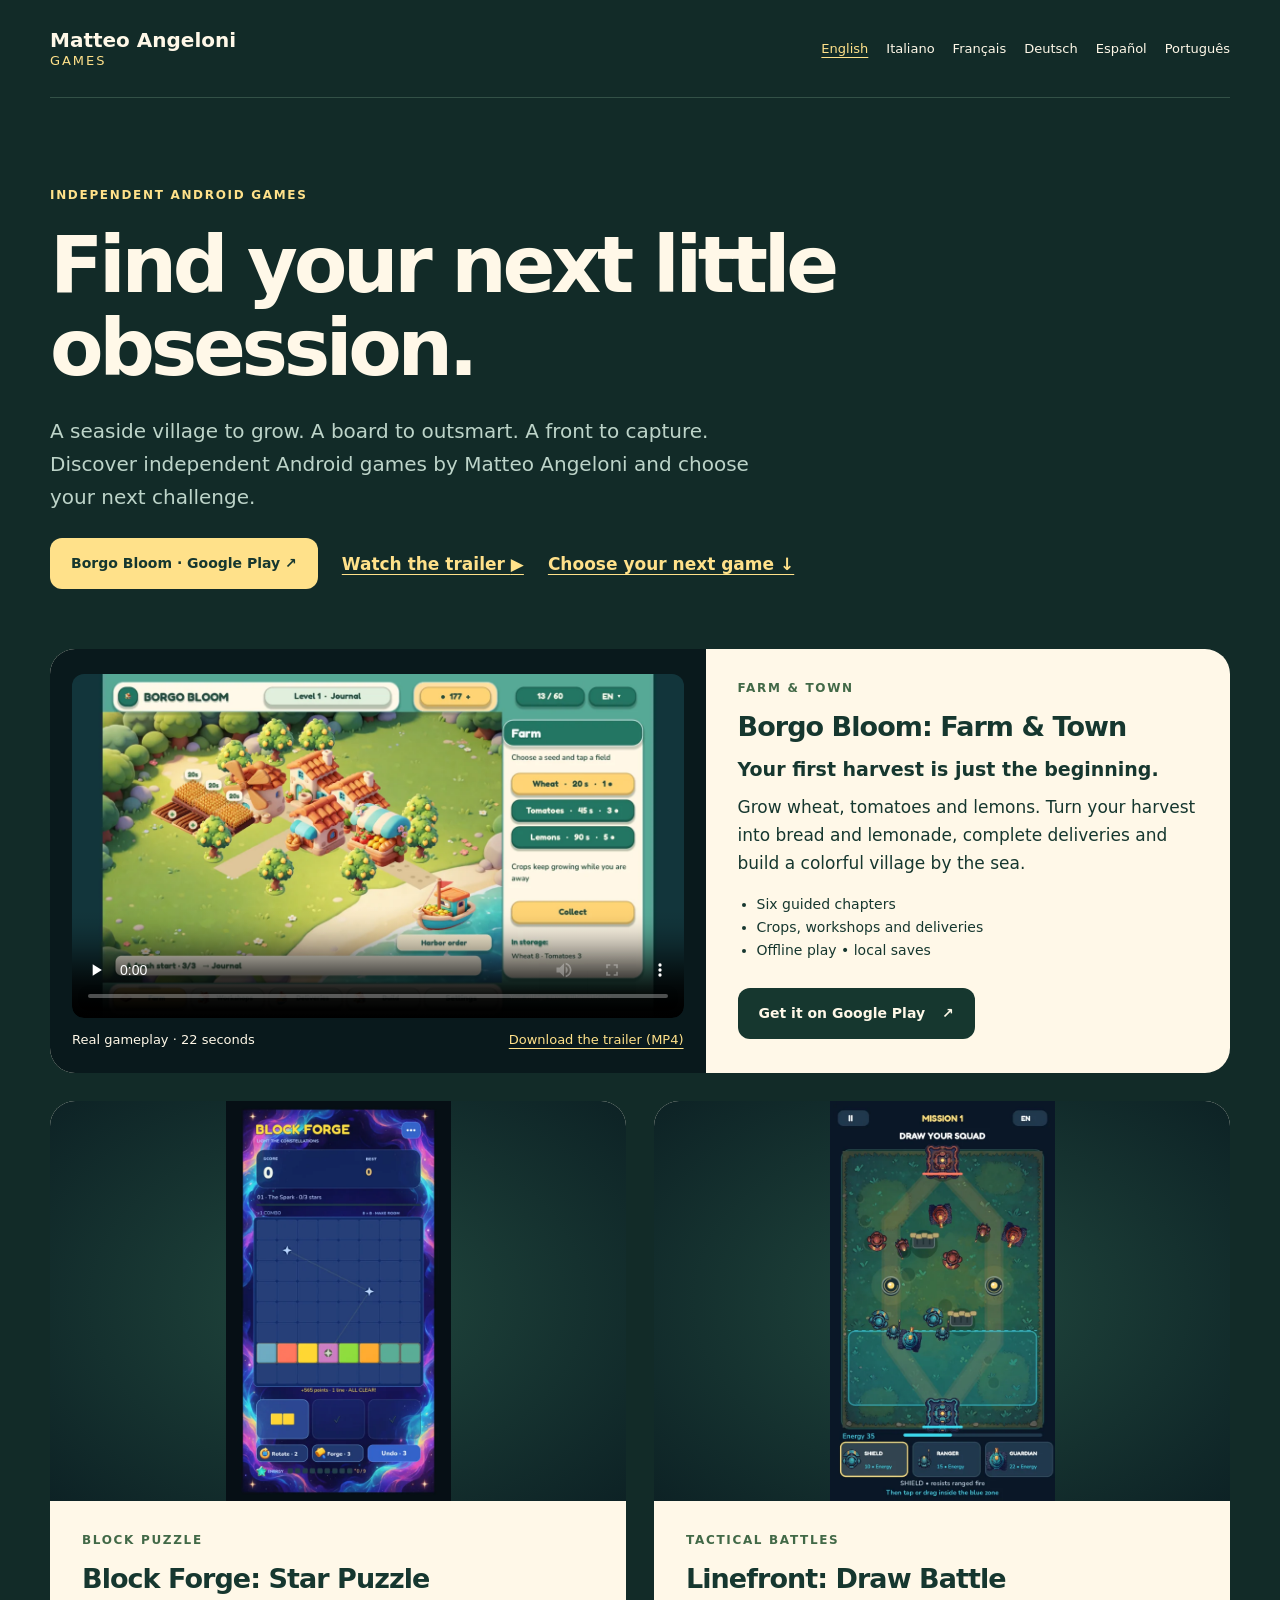
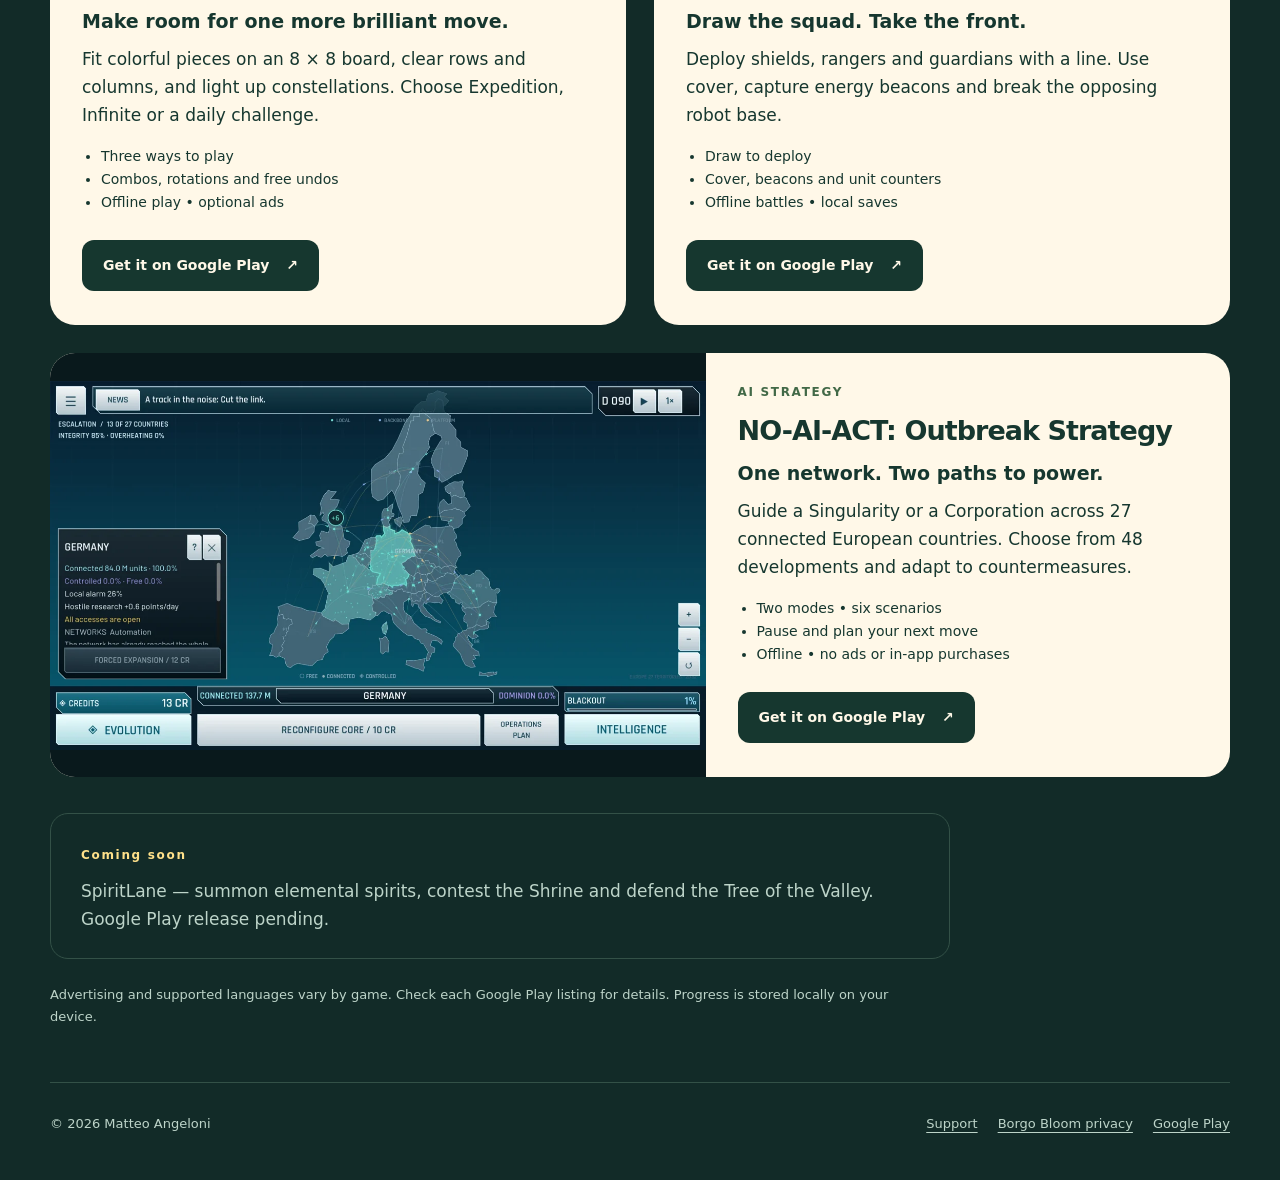
<file: index.html>
<!doctype html>
<html lang="en"><head><meta charset="utf-8"><meta name="viewport" content="width=device-width,initial-scale=1"><title>Android games by Matteo Angeloni | Farm, puzzle &amp; strategy</title><meta name="description" content="A seaside village to grow. A board to outsmart. A front to capture. Discover independent Android games by Matteo Angeloni and choose your next challenge."><link rel="canonical" href="https://matteoangeloni-jpeg.github.io/"><link rel="alternate" hreflang="en" href="https://matteoangeloni-jpeg.github.io/"><link rel="alternate" hreflang="it" href="https://matteoangeloni-jpeg.github.io/it/"><link rel="alternate" hreflang="fr" href="https://matteoangeloni-jpeg.github.io/fr/"><link rel="alternate" hreflang="de" href="https://matteoangeloni-jpeg.github.io/de/"><link rel="alternate" hreflang="es" href="https://matteoangeloni-jpeg.github.io/es/"><link rel="alternate" hreflang="pt" href="https://matteoangeloni-jpeg.github.io/pt/"><link rel="alternate" hreflang="x-default" href="https://matteoangeloni-jpeg.github.io/"><meta name="theme-color" content="#122b28"><meta property="og:type" content="website"><meta property="og:title" content="Android games by Matteo Angeloni | Farm, puzzle &amp; strategy"><meta property="og:description" content="A seaside village to grow. A board to outsmart. A front to capture. Discover independent Android games by Matteo Angeloni and choose your next challenge."><meta property="og:url" content="https://matteoangeloni-jpeg.github.io/"><meta property="og:image" content="https://matteoangeloni-jpeg.github.io/assets/borgo-en.webp"><meta name="twitter:card" content="summary_large_image"><link rel="stylesheet" href="/style.css"><script type="application/ld+json">{"@context": "https://schema.org", "@type": "CollectionPage", "name": "Android games by Matteo Angeloni | Farm, puzzle & strategy", "url": "https://matteoangeloni-jpeg.github.io/", "inLanguage": "en", "mainEntity": {"@type": "ItemList", "itemListElement": [{"@type": "ListItem", "position": 1, "item": {"@type": "VideoGame", "name": "Borgo Bloom: Farm & Town", "url": "https://play.google.com/store/apps/details?id=eu.borgobloom.game", "description": "Grow wheat, tomatoes and lemons. Turn your harvest into bread and lemonade, complete deliveries and build a colorful village by the sea.", "gamePlatform": "Android", "operatingSystem": "Android", "image": "https://matteoangeloni-jpeg.github.io/assets/borgo-en.webp", "author": {"@type": "Person", "name": "Matteo Angeloni"}}}, {"@type": "ListItem", "position": 2, "item": {"@type": "VideoGame", "name": "Block Forge: Star Puzzle", "url": "https://play.google.com/store/apps/details?id=eu.blockforge.game", "description": "Fit colorful pieces on an 8 × 8 board, clear rows and columns, and light up constellations. Choose Expedition, Infinite or a daily challenge.", "gamePlatform": "Android", "operatingSystem": "Android", "image": "https://matteoangeloni-jpeg.github.io/assets/block-en.webp", "author": {"@type": "Person", "name": "Matteo Angeloni"}}}, {"@type": "ListItem", "position": 3, "item": {"@type": "VideoGame", "name": "Linefront: Draw Battle", "url": "https://play.google.com/store/apps/details?id=eu.linefront.game", "description": "Deploy shields, rangers and guardians with a line. Use cover, capture energy beacons and break the opposing robot base.", "gamePlatform": "Android", "operatingSystem": "Android", "image": "https://matteoangeloni-jpeg.github.io/assets/linefront-en.webp", "author": {"@type": "Person", "name": "Matteo Angeloni"}}}, {"@type": "ListItem", "position": 4, "item": {"@type": "VideoGame", "name": "NO-AI-ACT: Outbreak Strategy", "url": "https://play.google.com/store/apps/details?id=eu.noaiact.strategy", "description": "Guide a Singularity or a Corporation across 27 connected European countries. Choose from 48 developments and adapt to countermeasures.", "gamePlatform": "Android", "operatingSystem": "Android", "image": "https://matteoangeloni-jpeg.github.io/assets/noai-en.webp", "author": {"@type": "Person", "name": "Matteo Angeloni"}}}]}}</script></head>
<body><a class="skip" href="#games">Choose your next game</a><header><a class="brand" href="/">Matteo Angeloni<span>Games</span></a><nav aria-label="Languages"><a href="/" lang="en" hreflang="en" aria-current="page">English</a><a href="/it/" lang="it" hreflang="it">Italiano</a><a href="/fr/" lang="fr" hreflang="fr">Français</a><a href="/de/" lang="de" hreflang="de">Deutsch</a><a href="/es/" lang="es" hreflang="es">Español</a><a href="/pt/" lang="pt" hreflang="pt">Português</a></nav></header><main><section class="intro"><p class="eyebrow">INDEPENDENT ANDROID GAMES</p><h1>Find your next little obsession.</h1><p>A seaside village to grow. A board to outsmart. A front to capture. Discover independent Android games by Matteo Angeloni and choose your next challenge.</p><div class="actions"><a class="button" href="https://play.google.com/store/apps/details?id=eu.borgobloom.game&amp;hl=en&amp;utm_source=publisher_site&amp;utm_medium=website&amp;utm_campaign=game_discovery_2026_10_en&amp;referrer=utm_source%3Dpublisher_site%26utm_medium%3Dwebsite%26utm_campaign%3Dgame_discovery_2026_10_en">Borgo Bloom · Google Play ↗</a><a class="text-link" href="#borgo-trailer">Watch the trailer <span aria-hidden="true">▶</span></a><a class="text-link" href="#games">Choose your next game ↓</a></div></section><section class="games" id="games" aria-label="Choose your next game"><article class="game featured" id="borgo"><figure class="game-media" id="borgo-trailer"><video controls playsinline preload="none" width="1280" height="720" poster="/assets/borgo-en.webp" aria-label="Borgo Bloom trailer in English" aria-describedby="borgo-trailer-caption"><source src="/assets/Borgo-Bloom-trailer-en.mp4" type="video/mp4"><a href="/assets/Borgo-Bloom-trailer-en.mp4">Open the MP4 video</a></video><figcaption id="borgo-trailer-caption"><span>Real gameplay · 22 seconds</span><a href="/assets/Borgo-Bloom-trailer-en.mp4" download>Download the trailer (MP4)</a></figcaption></figure><div class="game-copy"><p class="eyebrow">FARM &amp; TOWN</p><h2>Borgo Bloom: Farm &amp; Town</h2><h3>Your first harvest is just the beginning.</h3><p>Grow wheat, tomatoes and lemons. Turn your harvest into bread and lemonade, complete deliveries and build a colorful village by the sea.</p><ul><li>Six guided chapters</li><li>Crops, workshops and deliveries</li><li>Offline play • local saves</li></ul><a class="button" href="https://play.google.com/store/apps/details?id=eu.borgobloom.game&amp;hl=en&amp;utm_source=publisher_site&amp;utm_medium=website&amp;utm_campaign=game_discovery_2026_10_en&amp;referrer=utm_source%3Dpublisher_site%26utm_medium%3Dwebsite%26utm_campaign%3Dgame_discovery_2026_10_en">Get it on Google Play<span aria-hidden="true"> ↗</span><span class="sr-only"> — Borgo Bloom: Farm &amp; Town</span></a></div></article><article class="game " id="block"><div class="game-image portrait"><img src="/assets/block-en.webp" alt="Block Forge: Star Puzzle — block puzzle" width="540" height="960" loading="lazy"></div><div class="game-copy"><p class="eyebrow">BLOCK PUZZLE</p><h2>Block Forge: Star Puzzle</h2><h3>Make room for one more brilliant move.</h3><p>Fit colorful pieces on an 8 × 8 board, clear rows and columns, and light up constellations. Choose Expedition, Infinite or a daily challenge.</p><ul><li>Three ways to play</li><li>Combos, rotations and free undos</li><li>Offline play • optional ads</li></ul><a class="button" href="https://play.google.com/store/apps/details?id=eu.blockforge.game&amp;hl=en&amp;utm_source=publisher_site&amp;utm_medium=website&amp;utm_campaign=game_discovery_2026_10_en&amp;referrer=utm_source%3Dpublisher_site%26utm_medium%3Dwebsite%26utm_campaign%3Dgame_discovery_2026_10_en">Get it on Google Play<span aria-hidden="true"> ↗</span><span class="sr-only"> — Block Forge: Star Puzzle</span></a></div></article><article class="game " id="linefront"><div class="game-image portrait"><img src="/assets/linefront-en.webp" alt="Linefront: Draw Battle — tactical battles" width="540" height="960" loading="lazy"></div><div class="game-copy"><p class="eyebrow">TACTICAL BATTLES</p><h2>Linefront: Draw Battle</h2><h3>Draw the squad. Take the front.</h3><p>Deploy shields, rangers and guardians with a line. Use cover, capture energy beacons and break the opposing robot base.</p><ul><li>Draw to deploy</li><li>Cover, beacons and unit counters</li><li>Offline battles • local saves</li></ul><a class="button" href="https://play.google.com/store/apps/details?id=eu.linefront.game&amp;hl=en&amp;utm_source=publisher_site&amp;utm_medium=website&amp;utm_campaign=game_discovery_2026_10_en&amp;referrer=utm_source%3Dpublisher_site%26utm_medium%3Dwebsite%26utm_campaign%3Dgame_discovery_2026_10_en">Get it on Google Play<span aria-hidden="true"> ↗</span><span class="sr-only"> — Linefront: Draw Battle</span></a></div></article><article class="game " id="noai"><div class="game-image "><img src="/assets/noai-en.webp" alt="NO-AI-ACT: Outbreak Strategy — ai strategy" width="1280" height="720" loading="lazy"></div><div class="game-copy"><p class="eyebrow">AI STRATEGY</p><h2>NO-AI-ACT: Outbreak Strategy</h2><h3>One network. Two paths to power.</h3><p>Guide a Singularity or a Corporation across 27 connected European countries. Choose from 48 developments and adapt to countermeasures.</p><ul><li>Two modes • six scenarios</li><li>Pause and plan your next move</li><li>Offline • no ads or in-app purchases</li></ul><a class="button" href="https://play.google.com/store/apps/details?id=eu.noaiact.strategy&amp;hl=en&amp;utm_source=publisher_site&amp;utm_medium=website&amp;utm_campaign=game_discovery_2026_10_en&amp;referrer=utm_source%3Dpublisher_site%26utm_medium%3Dwebsite%26utm_campaign%3Dgame_discovery_2026_10_en">Get it on Google Play<span aria-hidden="true"> ↗</span><span class="sr-only"> — NO-AI-ACT: Outbreak Strategy</span></a></div></article></section><aside class="coming"><span class="eyebrow">Coming soon</span><p>SpiritLane — summon elemental spirits, contest the Shrine and defend the Tree of the Valley. Google Play release pending.</p></aside><p class="note">Advertising and supported languages vary by game. Check each Google Play listing for details. Progress is stored locally on your device.</p></main><footer><p>© 2026 Matteo Angeloni</p><div><a href="mailto:dantes.edmond21@gmail.com">Support</a><a href="https://matteoangeloni-jpeg.github.io/borgo-bloom-privacy/">Borgo Bloom privacy</a><a href="https://play.google.com/store/apps/dev?id=7193650695292481101">Google Play</a></div></footer></body></html>
</file>
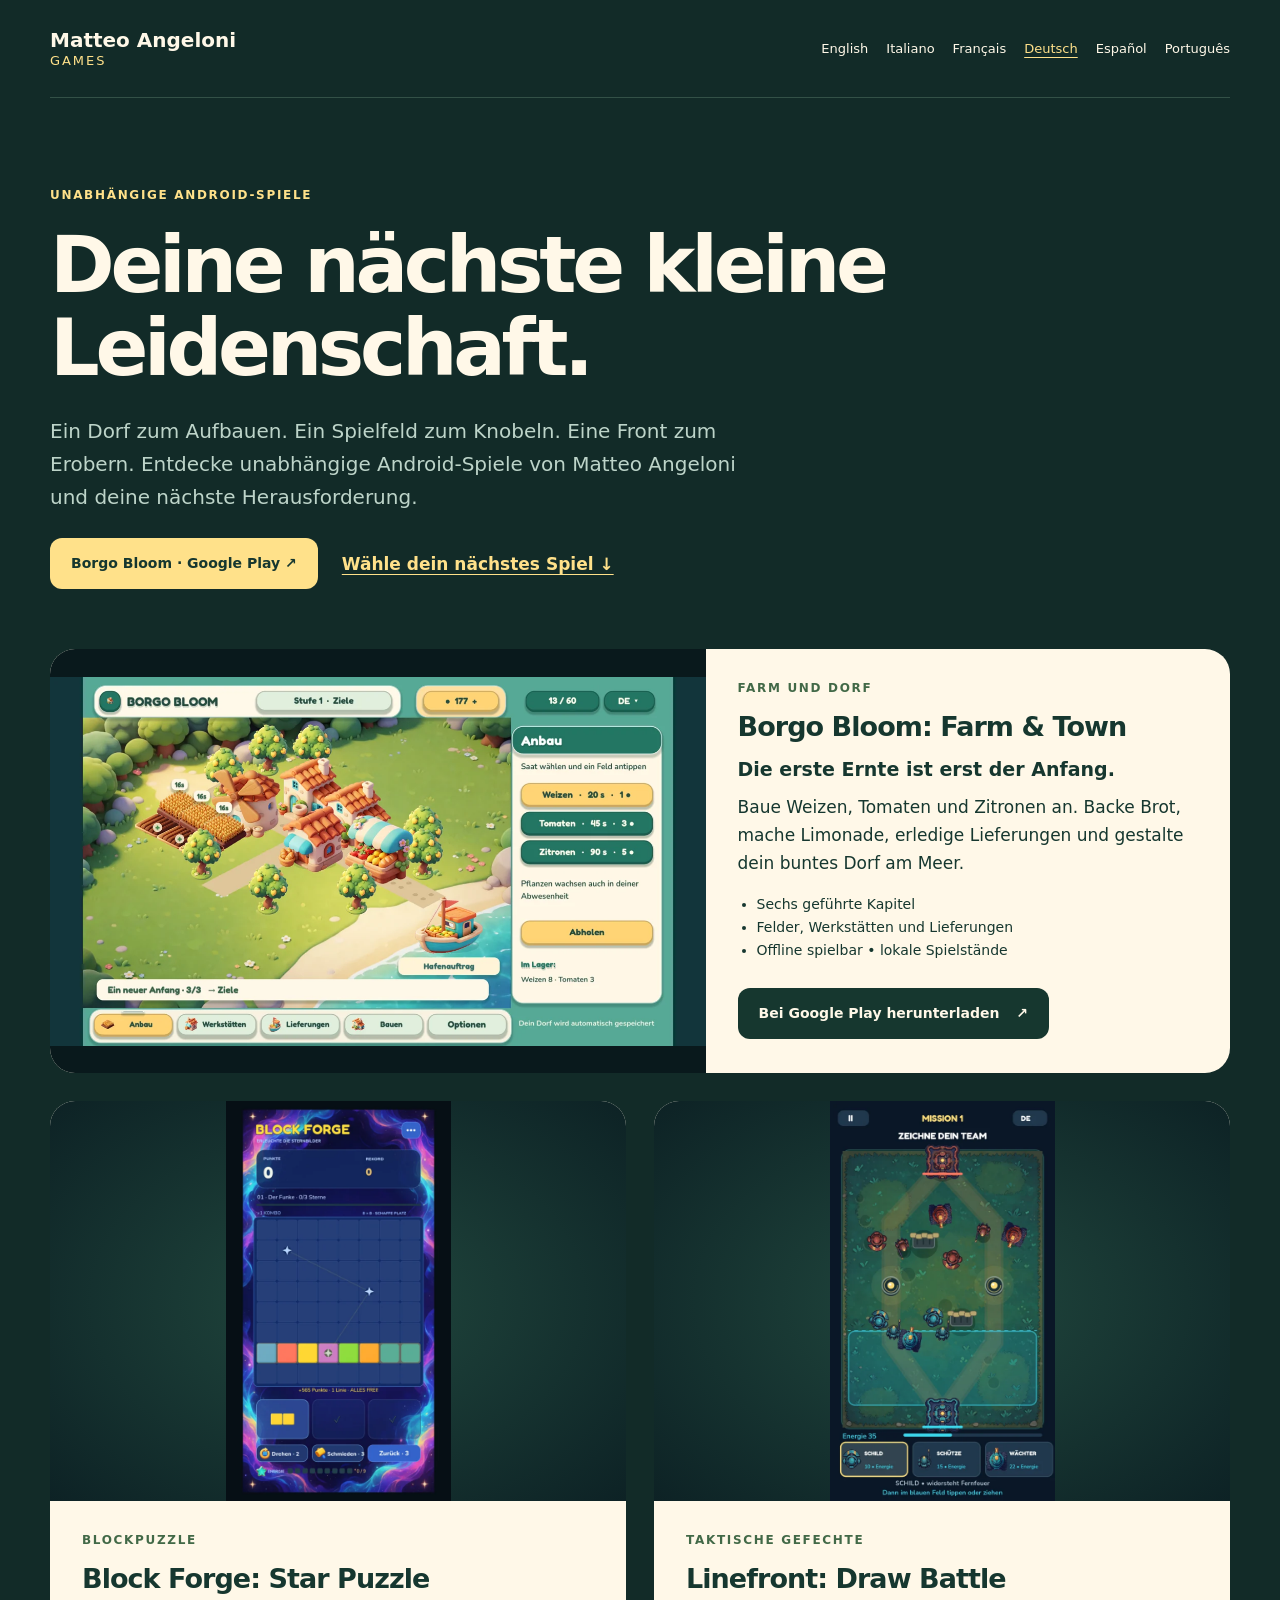
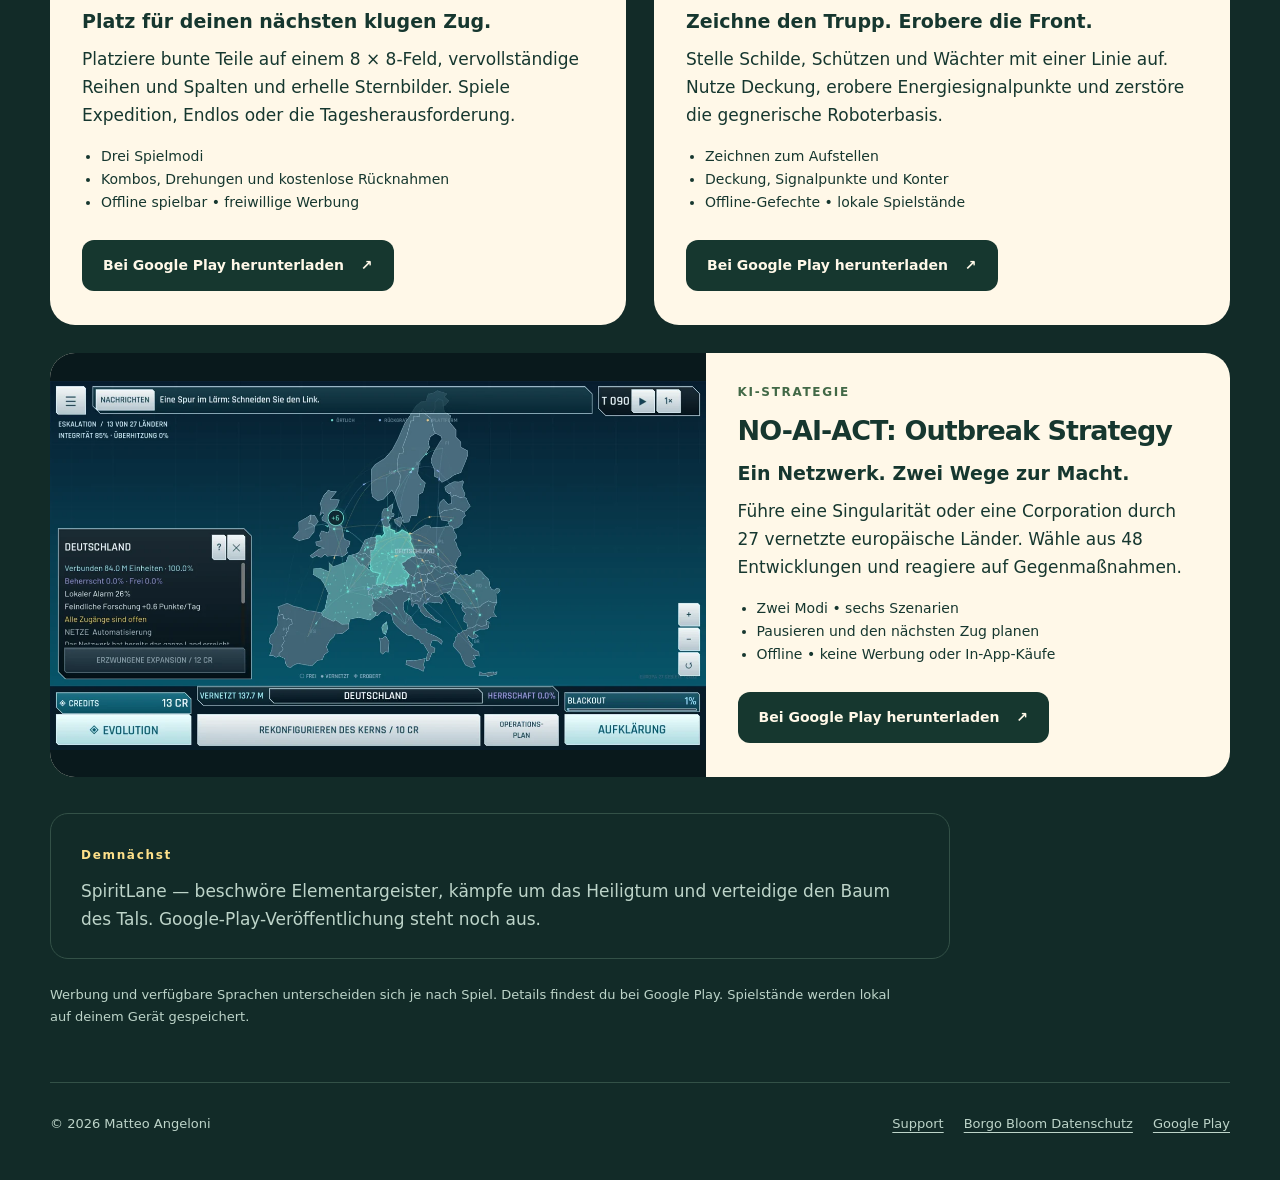
<file: de/index.html>
<!doctype html>
<html lang="de"><head><meta charset="utf-8"><meta name="viewport" content="width=device-width,initial-scale=1"><title>Android-Spiele von Matteo Angeloni | Farm, Puzzle und Strategie</title><meta name="description" content="Ein Dorf zum Aufbauen. Ein Spielfeld zum Knobeln. Eine Front zum Erobern. Entdecke unabhängige Android-Spiele von Matteo Angeloni und deine nächste Herausforderung."><link rel="canonical" href="https://matteoangeloni-jpeg.github.io/de/"><link rel="alternate" hreflang="en" href="https://matteoangeloni-jpeg.github.io/"><link rel="alternate" hreflang="it" href="https://matteoangeloni-jpeg.github.io/it/"><link rel="alternate" hreflang="fr" href="https://matteoangeloni-jpeg.github.io/fr/"><link rel="alternate" hreflang="de" href="https://matteoangeloni-jpeg.github.io/de/"><link rel="alternate" hreflang="es" href="https://matteoangeloni-jpeg.github.io/es/"><link rel="alternate" hreflang="pt" href="https://matteoangeloni-jpeg.github.io/pt/"><link rel="alternate" hreflang="x-default" href="https://matteoangeloni-jpeg.github.io/"><meta name="theme-color" content="#122b28"><meta property="og:type" content="website"><meta property="og:title" content="Android-Spiele von Matteo Angeloni | Farm, Puzzle und Strategie"><meta property="og:description" content="Ein Dorf zum Aufbauen. Ein Spielfeld zum Knobeln. Eine Front zum Erobern. Entdecke unabhängige Android-Spiele von Matteo Angeloni und deine nächste Herausforderung."><meta property="og:url" content="https://matteoangeloni-jpeg.github.io/de/"><meta property="og:image" content="https://matteoangeloni-jpeg.github.io/assets/borgo-de.webp"><meta name="twitter:card" content="summary_large_image"><link rel="stylesheet" href="/style.css"><script type="application/ld+json">{"@context": "https://schema.org", "@type": "CollectionPage", "name": "Android-Spiele von Matteo Angeloni | Farm, Puzzle und Strategie", "url": "https://matteoangeloni-jpeg.github.io/de/", "inLanguage": "de", "mainEntity": {"@type": "ItemList", "itemListElement": [{"@type": "ListItem", "position": 1, "item": {"@type": "VideoGame", "name": "Borgo Bloom: Farm & Town", "url": "https://play.google.com/store/apps/details?id=eu.borgobloom.game", "description": "Baue Weizen, Tomaten und Zitronen an. Backe Brot, mache Limonade, erledige Lieferungen und gestalte dein buntes Dorf am Meer.", "gamePlatform": "Android", "operatingSystem": "Android", "image": "https://matteoangeloni-jpeg.github.io/assets/borgo-de.webp", "author": {"@type": "Person", "name": "Matteo Angeloni"}}}, {"@type": "ListItem", "position": 2, "item": {"@type": "VideoGame", "name": "Block Forge: Star Puzzle", "url": "https://play.google.com/store/apps/details?id=eu.blockforge.game", "description": "Platziere bunte Teile auf einem 8 × 8-Feld, vervollständige Reihen und Spalten und erhelle Sternbilder. Spiele Expedition, Endlos oder die Tagesherausforderung.", "gamePlatform": "Android", "operatingSystem": "Android", "image": "https://matteoangeloni-jpeg.github.io/assets/block-de.webp", "author": {"@type": "Person", "name": "Matteo Angeloni"}}}, {"@type": "ListItem", "position": 3, "item": {"@type": "VideoGame", "name": "Linefront: Draw Battle", "url": "https://play.google.com/store/apps/details?id=eu.linefront.game", "description": "Stelle Schilde, Schützen und Wächter mit einer Linie auf. Nutze Deckung, erobere Energiesignalpunkte und zerstöre die gegnerische Roboterbasis.", "gamePlatform": "Android", "operatingSystem": "Android", "image": "https://matteoangeloni-jpeg.github.io/assets/linefront-de.webp", "author": {"@type": "Person", "name": "Matteo Angeloni"}}}, {"@type": "ListItem", "position": 4, "item": {"@type": "VideoGame", "name": "NO-AI-ACT: Outbreak Strategy", "url": "https://play.google.com/store/apps/details?id=eu.noaiact.strategy", "description": "Führe eine Singularität oder eine Corporation durch 27 vernetzte europäische Länder. Wähle aus 48 Entwicklungen und reagiere auf Gegenmaßnahmen.", "gamePlatform": "Android", "operatingSystem": "Android", "image": "https://matteoangeloni-jpeg.github.io/assets/noai-de.webp", "author": {"@type": "Person", "name": "Matteo Angeloni"}}}]}}</script></head>
<body><a class="skip" href="#games">Wähle dein nächstes Spiel</a><header><a class="brand" href="/de/">Matteo Angeloni<span>Games</span></a><nav aria-label="Languages"><a href="/" lang="en" hreflang="en">English</a><a href="/it/" lang="it" hreflang="it">Italiano</a><a href="/fr/" lang="fr" hreflang="fr">Français</a><a href="/de/" lang="de" hreflang="de" aria-current="page">Deutsch</a><a href="/es/" lang="es" hreflang="es">Español</a><a href="/pt/" lang="pt" hreflang="pt">Português</a></nav></header><main><section class="intro"><p class="eyebrow">UNABHÄNGIGE ANDROID-SPIELE</p><h1>Deine nächste kleine Leidenschaft.</h1><p>Ein Dorf zum Aufbauen. Ein Spielfeld zum Knobeln. Eine Front zum Erobern. Entdecke unabhängige Android-Spiele von Matteo Angeloni und deine nächste Herausforderung.</p><div class="actions"><a class="button" href="https://play.google.com/store/apps/details?id=eu.borgobloom.game&amp;hl=de&amp;utm_source=publisher_site&amp;utm_medium=website&amp;utm_campaign=game_discovery_2026_10_de&amp;referrer=utm_source%3Dpublisher_site%26utm_medium%3Dwebsite%26utm_campaign%3Dgame_discovery_2026_10_de">Borgo Bloom · Google Play ↗</a><a class="text-link" href="#games">Wähle dein nächstes Spiel ↓</a></div></section><section class="games" id="games" aria-label="Wähle dein nächstes Spiel"><article class="game featured" id="borgo"><div class="game-image "><img src="/assets/borgo-de.webp" alt="Borgo Bloom: Farm &amp; Town — farm und dorf" width="1280" height="720" fetchpriority="high"></div><div class="game-copy"><p class="eyebrow">FARM UND DORF</p><h2>Borgo Bloom: Farm &amp; Town</h2><h3>Die erste Ernte ist erst der Anfang.</h3><p>Baue Weizen, Tomaten und Zitronen an. Backe Brot, mache Limonade, erledige Lieferungen und gestalte dein buntes Dorf am Meer.</p><ul><li>Sechs geführte Kapitel</li><li>Felder, Werkstätten und Lieferungen</li><li>Offline spielbar • lokale Spielstände</li></ul><a class="button" href="https://play.google.com/store/apps/details?id=eu.borgobloom.game&amp;hl=de&amp;utm_source=publisher_site&amp;utm_medium=website&amp;utm_campaign=game_discovery_2026_10_de&amp;referrer=utm_source%3Dpublisher_site%26utm_medium%3Dwebsite%26utm_campaign%3Dgame_discovery_2026_10_de">Bei Google Play herunterladen<span aria-hidden="true"> ↗</span><span class="sr-only"> — Borgo Bloom: Farm &amp; Town</span></a></div></article><article class="game " id="block"><div class="game-image portrait"><img src="/assets/block-de.webp" alt="Block Forge: Star Puzzle — blockpuzzle" width="540" height="960" loading="lazy"></div><div class="game-copy"><p class="eyebrow">BLOCKPUZZLE</p><h2>Block Forge: Star Puzzle</h2><h3>Platz für deinen nächsten klugen Zug.</h3><p>Platziere bunte Teile auf einem 8 × 8-Feld, vervollständige Reihen und Spalten und erhelle Sternbilder. Spiele Expedition, Endlos oder die Tagesherausforderung.</p><ul><li>Drei Spielmodi</li><li>Kombos, Drehungen und kostenlose Rücknahmen</li><li>Offline spielbar • freiwillige Werbung</li></ul><a class="button" href="https://play.google.com/store/apps/details?id=eu.blockforge.game&amp;hl=de&amp;utm_source=publisher_site&amp;utm_medium=website&amp;utm_campaign=game_discovery_2026_10_de&amp;referrer=utm_source%3Dpublisher_site%26utm_medium%3Dwebsite%26utm_campaign%3Dgame_discovery_2026_10_de">Bei Google Play herunterladen<span aria-hidden="true"> ↗</span><span class="sr-only"> — Block Forge: Star Puzzle</span></a></div></article><article class="game " id="linefront"><div class="game-image portrait"><img src="/assets/linefront-de.webp" alt="Linefront: Draw Battle — taktische gefechte" width="540" height="960" loading="lazy"></div><div class="game-copy"><p class="eyebrow">TAKTISCHE GEFECHTE</p><h2>Linefront: Draw Battle</h2><h3>Zeichne den Trupp. Erobere die Front.</h3><p>Stelle Schilde, Schützen und Wächter mit einer Linie auf. Nutze Deckung, erobere Energiesignalpunkte und zerstöre die gegnerische Roboterbasis.</p><ul><li>Zeichnen zum Aufstellen</li><li>Deckung, Signalpunkte und Konter</li><li>Offline-Gefechte • lokale Spielstände</li></ul><a class="button" href="https://play.google.com/store/apps/details?id=eu.linefront.game&amp;hl=de&amp;utm_source=publisher_site&amp;utm_medium=website&amp;utm_campaign=game_discovery_2026_10_de&amp;referrer=utm_source%3Dpublisher_site%26utm_medium%3Dwebsite%26utm_campaign%3Dgame_discovery_2026_10_de">Bei Google Play herunterladen<span aria-hidden="true"> ↗</span><span class="sr-only"> — Linefront: Draw Battle</span></a></div></article><article class="game " id="noai"><div class="game-image "><img src="/assets/noai-de.webp" alt="NO-AI-ACT: Outbreak Strategy — ki-strategie" width="1280" height="720" loading="lazy"></div><div class="game-copy"><p class="eyebrow">KI-STRATEGIE</p><h2>NO-AI-ACT: Outbreak Strategy</h2><h3>Ein Netzwerk. Zwei Wege zur Macht.</h3><p>Führe eine Singularität oder eine Corporation durch 27 vernetzte europäische Länder. Wähle aus 48 Entwicklungen und reagiere auf Gegenmaßnahmen.</p><ul><li>Zwei Modi • sechs Szenarien</li><li>Pausieren und den nächsten Zug planen</li><li>Offline • keine Werbung oder In-App-Käufe</li></ul><a class="button" href="https://play.google.com/store/apps/details?id=eu.noaiact.strategy&amp;hl=de&amp;utm_source=publisher_site&amp;utm_medium=website&amp;utm_campaign=game_discovery_2026_10_de&amp;referrer=utm_source%3Dpublisher_site%26utm_medium%3Dwebsite%26utm_campaign%3Dgame_discovery_2026_10_de">Bei Google Play herunterladen<span aria-hidden="true"> ↗</span><span class="sr-only"> — NO-AI-ACT: Outbreak Strategy</span></a></div></article></section><aside class="coming"><span class="eyebrow">Demnächst</span><p>SpiritLane — beschwöre Elementargeister, kämpfe um das Heiligtum und verteidige den Baum des Tals. Google-Play-Veröffentlichung steht noch aus.</p></aside><p class="note">Werbung und verfügbare Sprachen unterscheiden sich je nach Spiel. Details findest du bei Google Play. Spielstände werden lokal auf deinem Gerät gespeichert.</p></main><footer><p>© 2026 Matteo Angeloni</p><div><a href="mailto:dantes.edmond21@gmail.com">Support</a><a href="https://matteoangeloni-jpeg.github.io/borgo-bloom-privacy/">Borgo Bloom Datenschutz</a><a href="https://play.google.com/store/apps/dev?id=7193650695292481101">Google Play</a></div></footer></body></html>
</file>
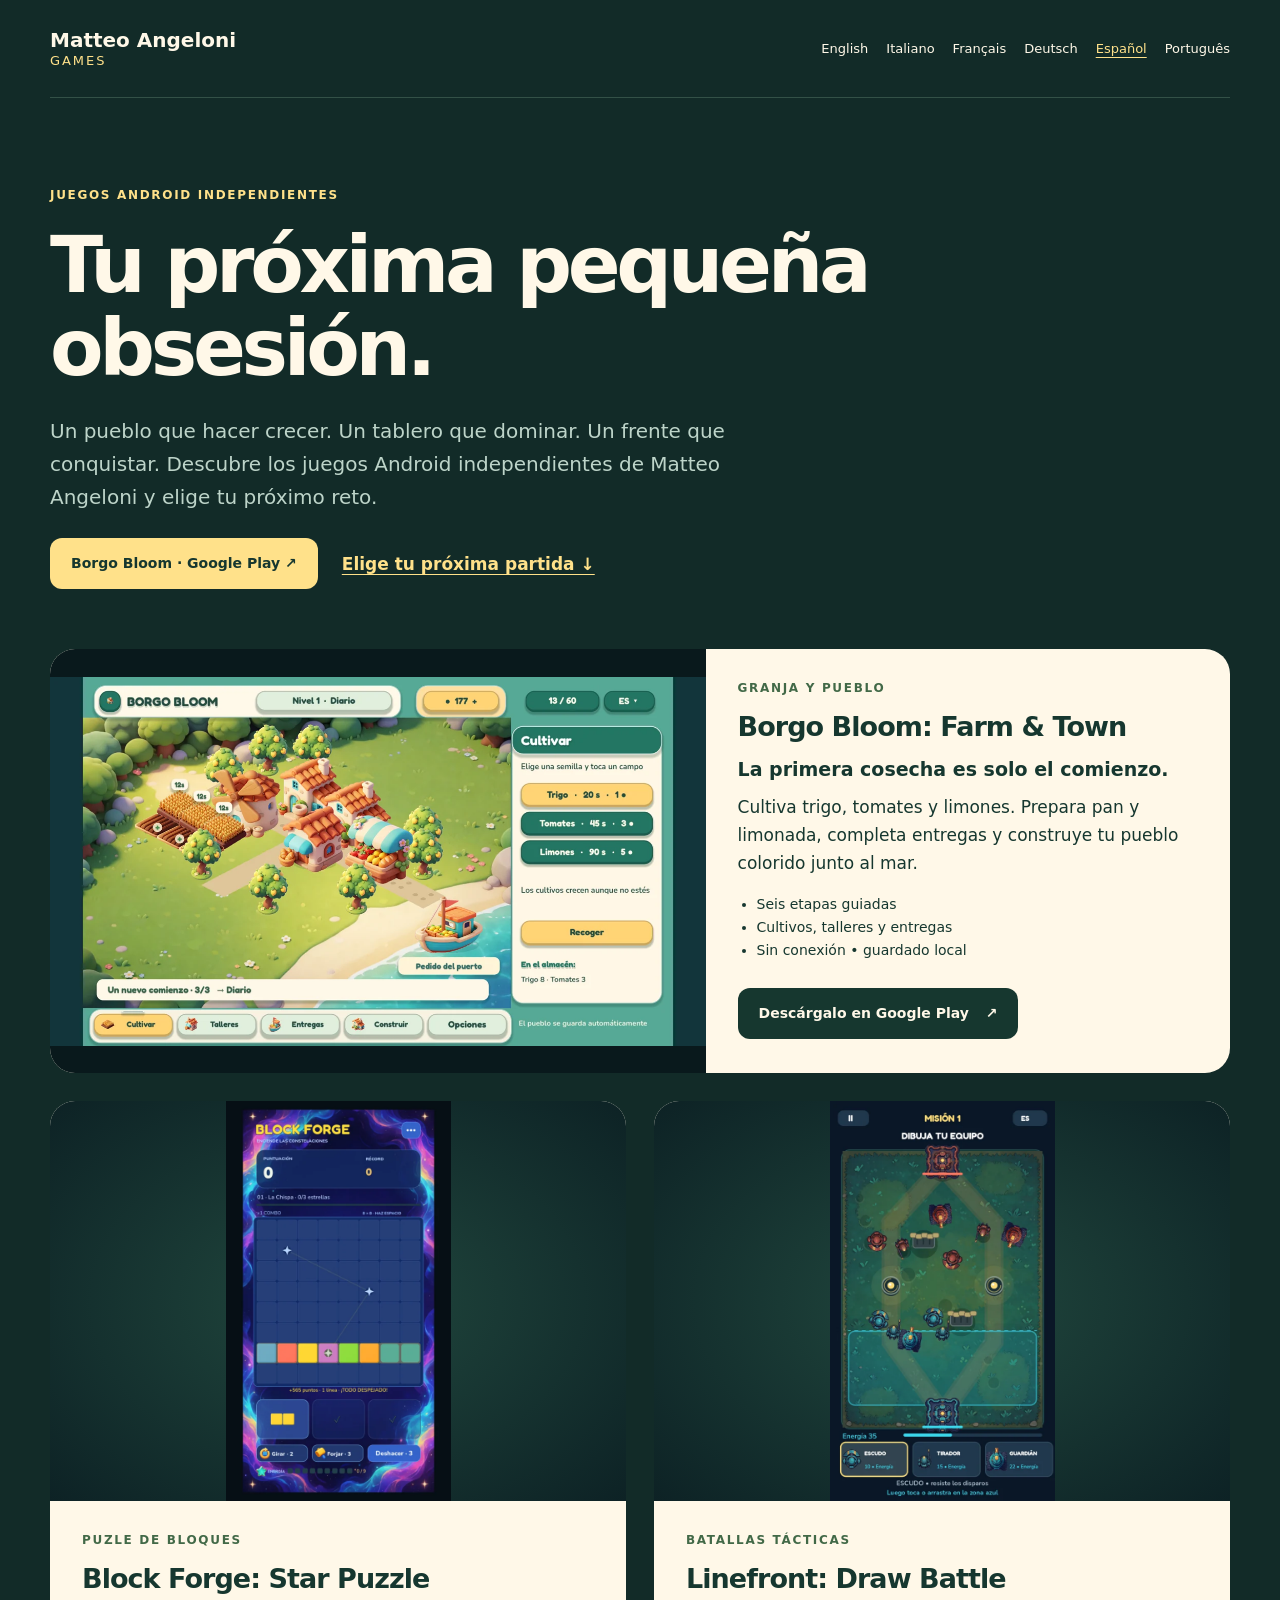
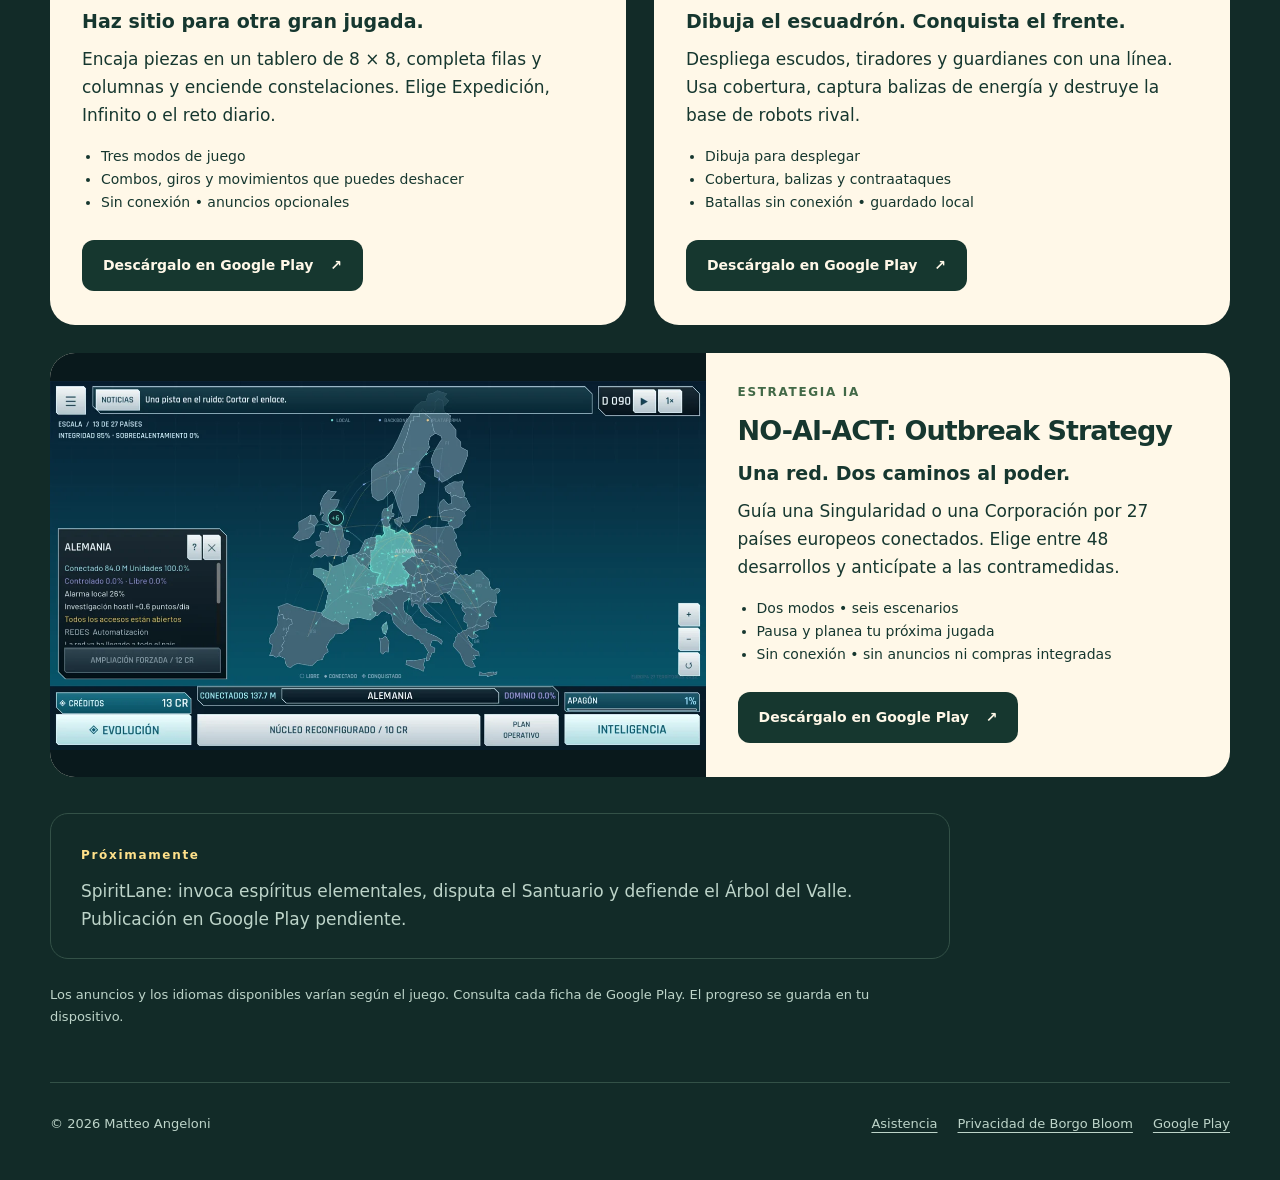
<file: es/index.html>
<!doctype html>
<html lang="es"><head><meta charset="utf-8"><meta name="viewport" content="width=device-width,initial-scale=1"><title>Juegos Android de Matteo Angeloni | Granja, puzle y estrategia</title><meta name="description" content="Un pueblo que hacer crecer. Un tablero que dominar. Un frente que conquistar. Descubre los juegos Android independientes de Matteo Angeloni y elige tu próximo reto."><link rel="canonical" href="https://matteoangeloni-jpeg.github.io/es/"><link rel="alternate" hreflang="en" href="https://matteoangeloni-jpeg.github.io/"><link rel="alternate" hreflang="it" href="https://matteoangeloni-jpeg.github.io/it/"><link rel="alternate" hreflang="fr" href="https://matteoangeloni-jpeg.github.io/fr/"><link rel="alternate" hreflang="de" href="https://matteoangeloni-jpeg.github.io/de/"><link rel="alternate" hreflang="es" href="https://matteoangeloni-jpeg.github.io/es/"><link rel="alternate" hreflang="pt" href="https://matteoangeloni-jpeg.github.io/pt/"><link rel="alternate" hreflang="x-default" href="https://matteoangeloni-jpeg.github.io/"><meta name="theme-color" content="#122b28"><meta property="og:type" content="website"><meta property="og:title" content="Juegos Android de Matteo Angeloni | Granja, puzle y estrategia"><meta property="og:description" content="Un pueblo que hacer crecer. Un tablero que dominar. Un frente que conquistar. Descubre los juegos Android independientes de Matteo Angeloni y elige tu próximo reto."><meta property="og:url" content="https://matteoangeloni-jpeg.github.io/es/"><meta property="og:image" content="https://matteoangeloni-jpeg.github.io/assets/borgo-es.webp"><meta name="twitter:card" content="summary_large_image"><link rel="stylesheet" href="/style.css"><script type="application/ld+json">{"@context": "https://schema.org", "@type": "CollectionPage", "name": "Juegos Android de Matteo Angeloni | Granja, puzle y estrategia", "url": "https://matteoangeloni-jpeg.github.io/es/", "inLanguage": "es", "mainEntity": {"@type": "ItemList", "itemListElement": [{"@type": "ListItem", "position": 1, "item": {"@type": "VideoGame", "name": "Borgo Bloom: Farm & Town", "url": "https://play.google.com/store/apps/details?id=eu.borgobloom.game", "description": "Cultiva trigo, tomates y limones. Prepara pan y limonada, completa entregas y construye tu pueblo colorido junto al mar.", "gamePlatform": "Android", "operatingSystem": "Android", "image": "https://matteoangeloni-jpeg.github.io/assets/borgo-es.webp", "author": {"@type": "Person", "name": "Matteo Angeloni"}}}, {"@type": "ListItem", "position": 2, "item": {"@type": "VideoGame", "name": "Block Forge: Star Puzzle", "url": "https://play.google.com/store/apps/details?id=eu.blockforge.game", "description": "Encaja piezas en un tablero de 8 × 8, completa filas y columnas y enciende constelaciones. Elige Expedición, Infinito o el reto diario.", "gamePlatform": "Android", "operatingSystem": "Android", "image": "https://matteoangeloni-jpeg.github.io/assets/block-es.webp", "author": {"@type": "Person", "name": "Matteo Angeloni"}}}, {"@type": "ListItem", "position": 3, "item": {"@type": "VideoGame", "name": "Linefront: Draw Battle", "url": "https://play.google.com/store/apps/details?id=eu.linefront.game", "description": "Despliega escudos, tiradores y guardianes con una línea. Usa cobertura, captura balizas de energía y destruye la base de robots rival.", "gamePlatform": "Android", "operatingSystem": "Android", "image": "https://matteoangeloni-jpeg.github.io/assets/linefront-es.webp", "author": {"@type": "Person", "name": "Matteo Angeloni"}}}, {"@type": "ListItem", "position": 4, "item": {"@type": "VideoGame", "name": "NO-AI-ACT: Outbreak Strategy", "url": "https://play.google.com/store/apps/details?id=eu.noaiact.strategy", "description": "Guía una Singularidad o una Corporación por 27 países europeos conectados. Elige entre 48 desarrollos y anticípate a las contramedidas.", "gamePlatform": "Android", "operatingSystem": "Android", "image": "https://matteoangeloni-jpeg.github.io/assets/noai-es.webp", "author": {"@type": "Person", "name": "Matteo Angeloni"}}}]}}</script></head>
<body><a class="skip" href="#games">Elige tu próxima partida</a><header><a class="brand" href="/es/">Matteo Angeloni<span>Games</span></a><nav aria-label="Languages"><a href="/" lang="en" hreflang="en">English</a><a href="/it/" lang="it" hreflang="it">Italiano</a><a href="/fr/" lang="fr" hreflang="fr">Français</a><a href="/de/" lang="de" hreflang="de">Deutsch</a><a href="/es/" lang="es" hreflang="es" aria-current="page">Español</a><a href="/pt/" lang="pt" hreflang="pt">Português</a></nav></header><main><section class="intro"><p class="eyebrow">JUEGOS ANDROID INDEPENDIENTES</p><h1>Tu próxima pequeña obsesión.</h1><p>Un pueblo que hacer crecer. Un tablero que dominar. Un frente que conquistar. Descubre los juegos Android independientes de Matteo Angeloni y elige tu próximo reto.</p><div class="actions"><a class="button" href="https://play.google.com/store/apps/details?id=eu.borgobloom.game&amp;hl=es&amp;utm_source=publisher_site&amp;utm_medium=website&amp;utm_campaign=game_discovery_2026_10_es&amp;referrer=utm_source%3Dpublisher_site%26utm_medium%3Dwebsite%26utm_campaign%3Dgame_discovery_2026_10_es">Borgo Bloom · Google Play ↗</a><a class="text-link" href="#games">Elige tu próxima partida ↓</a></div></section><section class="games" id="games" aria-label="Elige tu próxima partida"><article class="game featured" id="borgo"><div class="game-image "><img src="/assets/borgo-es.webp" alt="Borgo Bloom: Farm &amp; Town — granja y pueblo" width="1280" height="720" fetchpriority="high"></div><div class="game-copy"><p class="eyebrow">GRANJA Y PUEBLO</p><h2>Borgo Bloom: Farm &amp; Town</h2><h3>La primera cosecha es solo el comienzo.</h3><p>Cultiva trigo, tomates y limones. Prepara pan y limonada, completa entregas y construye tu pueblo colorido junto al mar.</p><ul><li>Seis etapas guiadas</li><li>Cultivos, talleres y entregas</li><li>Sin conexión • guardado local</li></ul><a class="button" href="https://play.google.com/store/apps/details?id=eu.borgobloom.game&amp;hl=es&amp;utm_source=publisher_site&amp;utm_medium=website&amp;utm_campaign=game_discovery_2026_10_es&amp;referrer=utm_source%3Dpublisher_site%26utm_medium%3Dwebsite%26utm_campaign%3Dgame_discovery_2026_10_es">Descárgalo en Google Play<span aria-hidden="true"> ↗</span><span class="sr-only"> — Borgo Bloom: Farm &amp; Town</span></a></div></article><article class="game " id="block"><div class="game-image portrait"><img src="/assets/block-es.webp" alt="Block Forge: Star Puzzle — puzle de bloques" width="540" height="960" loading="lazy"></div><div class="game-copy"><p class="eyebrow">PUZLE DE BLOQUES</p><h2>Block Forge: Star Puzzle</h2><h3>Haz sitio para otra gran jugada.</h3><p>Encaja piezas en un tablero de 8 × 8, completa filas y columnas y enciende constelaciones. Elige Expedición, Infinito o el reto diario.</p><ul><li>Tres modos de juego</li><li>Combos, giros y movimientos que puedes deshacer</li><li>Sin conexión • anuncios opcionales</li></ul><a class="button" href="https://play.google.com/store/apps/details?id=eu.blockforge.game&amp;hl=es&amp;utm_source=publisher_site&amp;utm_medium=website&amp;utm_campaign=game_discovery_2026_10_es&amp;referrer=utm_source%3Dpublisher_site%26utm_medium%3Dwebsite%26utm_campaign%3Dgame_discovery_2026_10_es">Descárgalo en Google Play<span aria-hidden="true"> ↗</span><span class="sr-only"> — Block Forge: Star Puzzle</span></a></div></article><article class="game " id="linefront"><div class="game-image portrait"><img src="/assets/linefront-es.webp" alt="Linefront: Draw Battle — batallas tácticas" width="540" height="960" loading="lazy"></div><div class="game-copy"><p class="eyebrow">BATALLAS TÁCTICAS</p><h2>Linefront: Draw Battle</h2><h3>Dibuja el escuadrón. Conquista el frente.</h3><p>Despliega escudos, tiradores y guardianes con una línea. Usa cobertura, captura balizas de energía y destruye la base de robots rival.</p><ul><li>Dibuja para desplegar</li><li>Cobertura, balizas y contraataques</li><li>Batallas sin conexión • guardado local</li></ul><a class="button" href="https://play.google.com/store/apps/details?id=eu.linefront.game&amp;hl=es&amp;utm_source=publisher_site&amp;utm_medium=website&amp;utm_campaign=game_discovery_2026_10_es&amp;referrer=utm_source%3Dpublisher_site%26utm_medium%3Dwebsite%26utm_campaign%3Dgame_discovery_2026_10_es">Descárgalo en Google Play<span aria-hidden="true"> ↗</span><span class="sr-only"> — Linefront: Draw Battle</span></a></div></article><article class="game " id="noai"><div class="game-image "><img src="/assets/noai-es.webp" alt="NO-AI-ACT: Outbreak Strategy — estrategia ia" width="1280" height="720" loading="lazy"></div><div class="game-copy"><p class="eyebrow">ESTRATEGIA IA</p><h2>NO-AI-ACT: Outbreak Strategy</h2><h3>Una red. Dos caminos al poder.</h3><p>Guía una Singularidad o una Corporación por 27 países europeos conectados. Elige entre 48 desarrollos y anticípate a las contramedidas.</p><ul><li>Dos modos • seis escenarios</li><li>Pausa y planea tu próxima jugada</li><li>Sin conexión • sin anuncios ni compras integradas</li></ul><a class="button" href="https://play.google.com/store/apps/details?id=eu.noaiact.strategy&amp;hl=es&amp;utm_source=publisher_site&amp;utm_medium=website&amp;utm_campaign=game_discovery_2026_10_es&amp;referrer=utm_source%3Dpublisher_site%26utm_medium%3Dwebsite%26utm_campaign%3Dgame_discovery_2026_10_es">Descárgalo en Google Play<span aria-hidden="true"> ↗</span><span class="sr-only"> — NO-AI-ACT: Outbreak Strategy</span></a></div></article></section><aside class="coming"><span class="eyebrow">Próximamente</span><p>SpiritLane: invoca espíritus elementales, disputa el Santuario y defiende el Árbol del Valle. Publicación en Google Play pendiente.</p></aside><p class="note">Los anuncios y los idiomas disponibles varían según el juego. Consulta cada ficha de Google Play. El progreso se guarda en tu dispositivo.</p></main><footer><p>© 2026 Matteo Angeloni</p><div><a href="mailto:dantes.edmond21@gmail.com">Asistencia</a><a href="https://matteoangeloni-jpeg.github.io/borgo-bloom-privacy/">Privacidad de Borgo Bloom</a><a href="https://play.google.com/store/apps/dev?id=7193650695292481101">Google Play</a></div></footer></body></html>
</file>
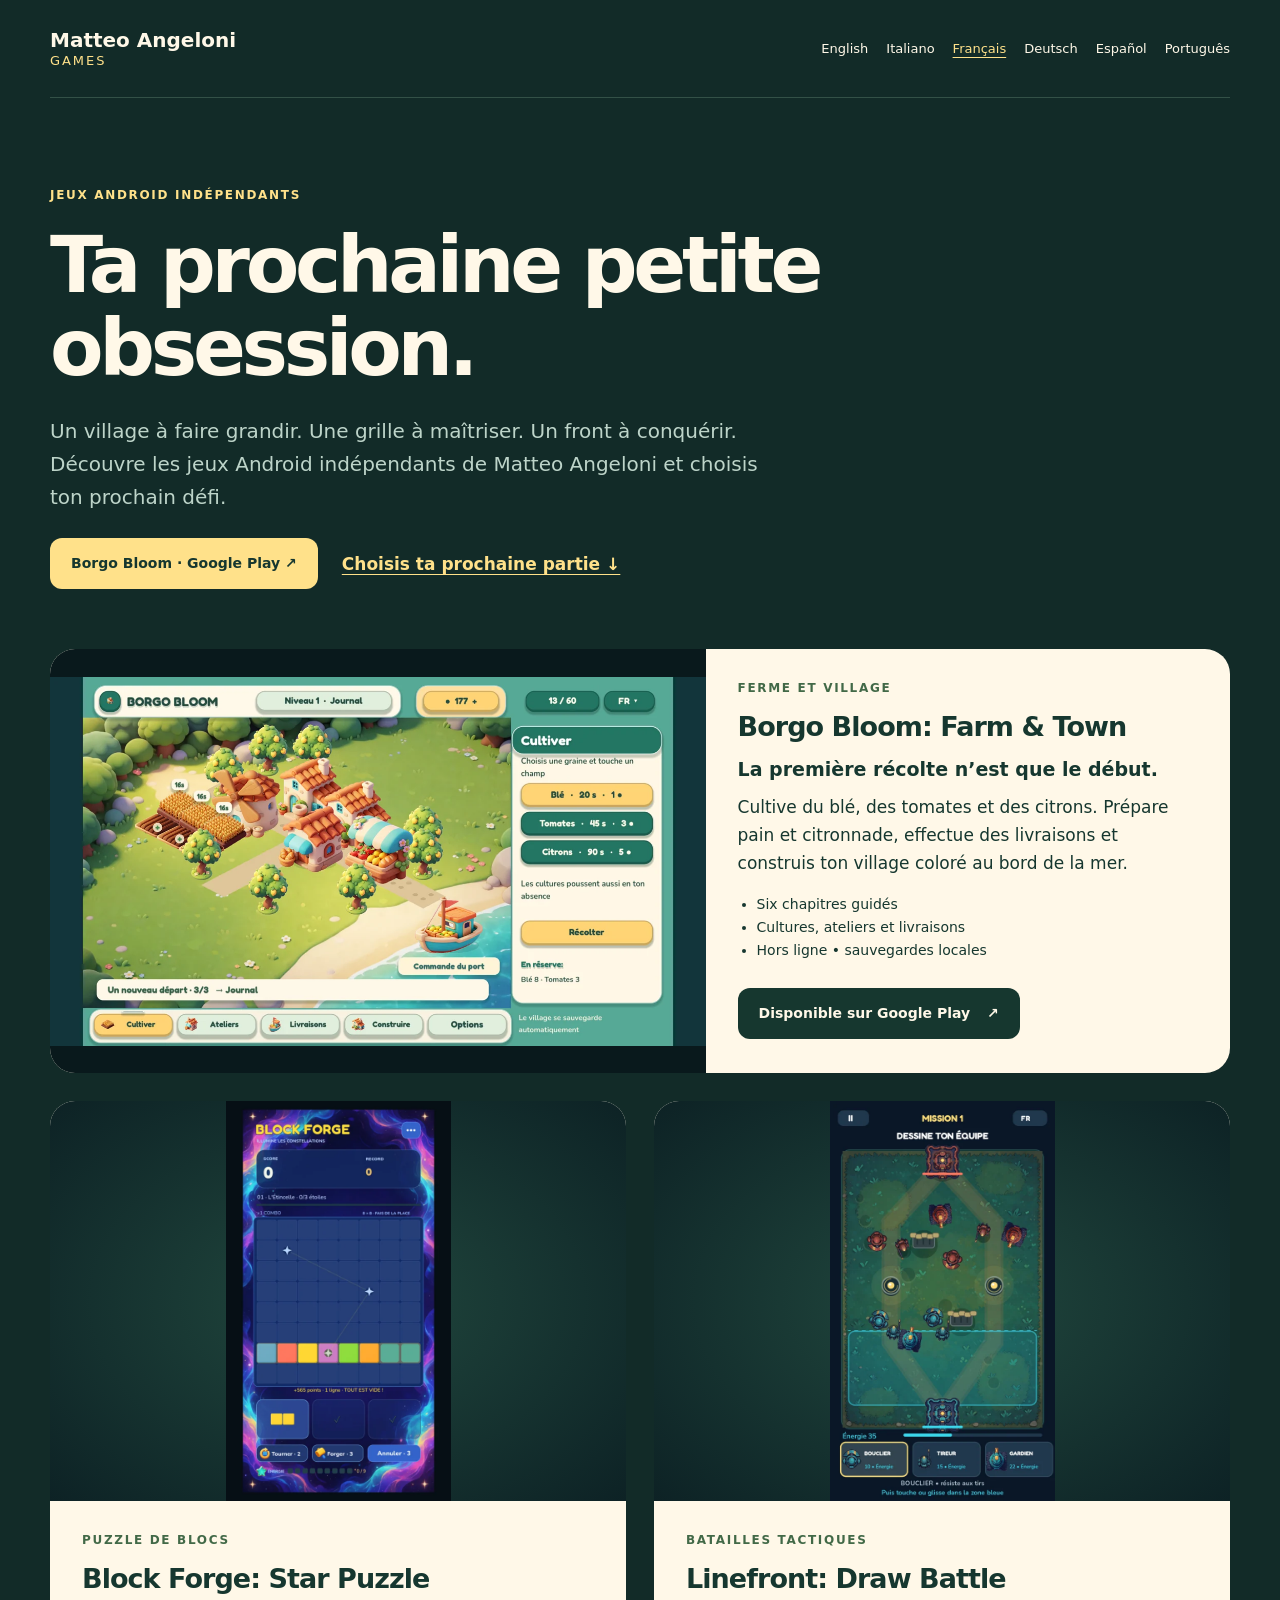
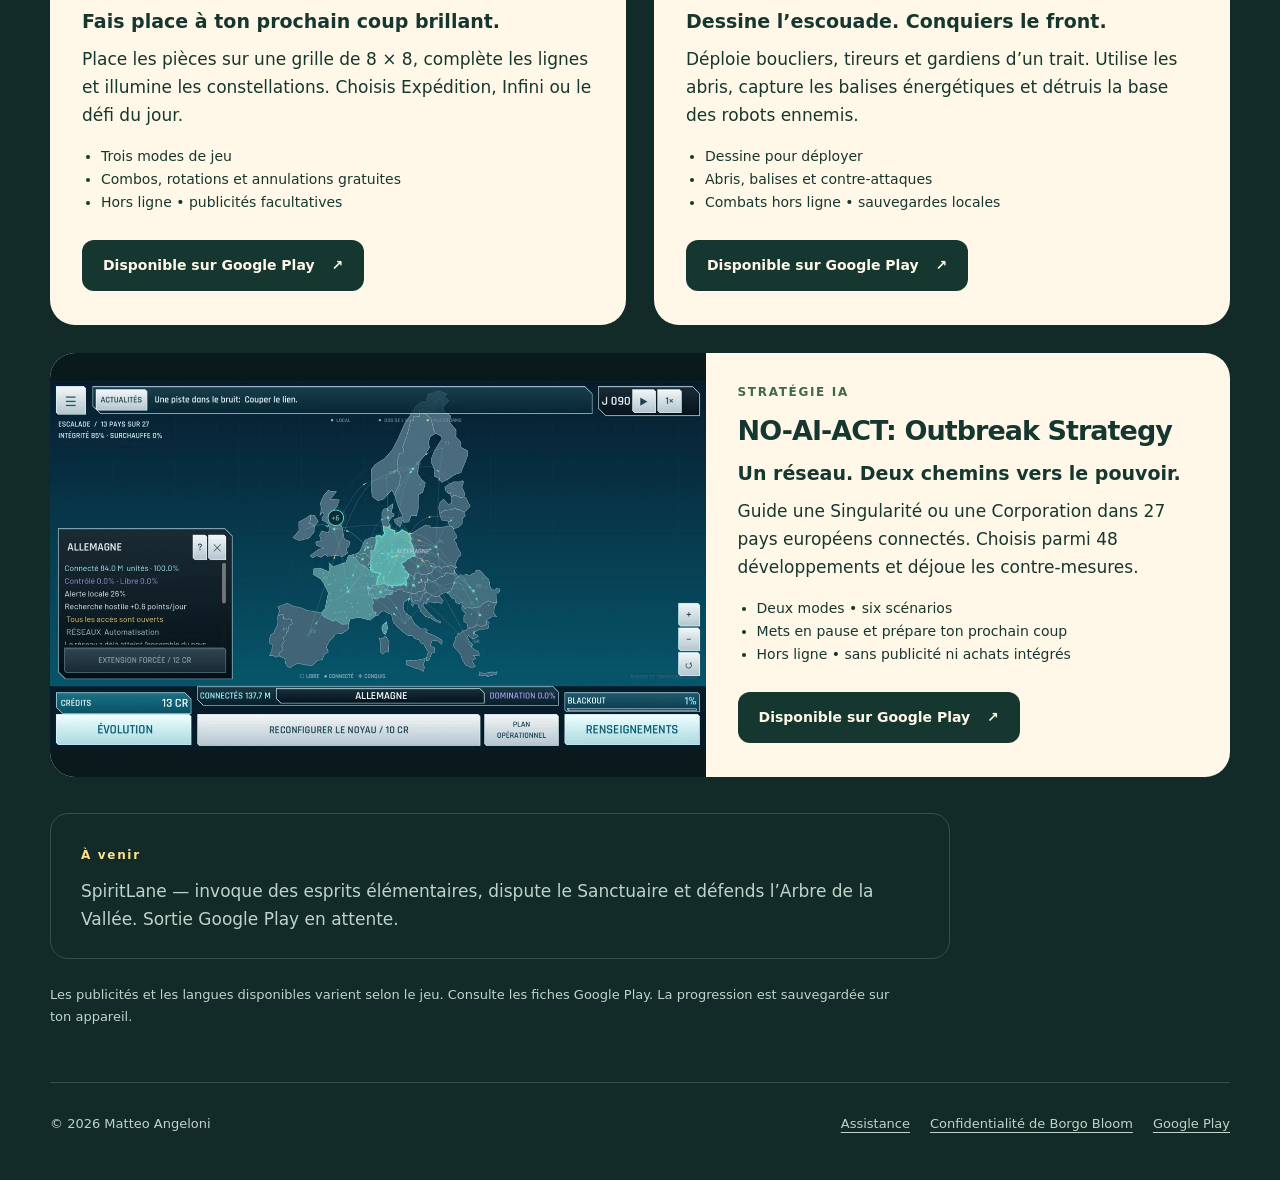
<file: fr/index.html>
<!doctype html>
<html lang="fr"><head><meta charset="utf-8"><meta name="viewport" content="width=device-width,initial-scale=1"><title>Jeux Android de Matteo Angeloni | Ferme, puzzle et stratégie</title><meta name="description" content="Un village à faire grandir. Une grille à maîtriser. Un front à conquérir. Découvre les jeux Android indépendants de Matteo Angeloni et choisis ton prochain défi."><link rel="canonical" href="https://matteoangeloni-jpeg.github.io/fr/"><link rel="alternate" hreflang="en" href="https://matteoangeloni-jpeg.github.io/"><link rel="alternate" hreflang="it" href="https://matteoangeloni-jpeg.github.io/it/"><link rel="alternate" hreflang="fr" href="https://matteoangeloni-jpeg.github.io/fr/"><link rel="alternate" hreflang="de" href="https://matteoangeloni-jpeg.github.io/de/"><link rel="alternate" hreflang="es" href="https://matteoangeloni-jpeg.github.io/es/"><link rel="alternate" hreflang="pt" href="https://matteoangeloni-jpeg.github.io/pt/"><link rel="alternate" hreflang="x-default" href="https://matteoangeloni-jpeg.github.io/"><meta name="theme-color" content="#122b28"><meta property="og:type" content="website"><meta property="og:title" content="Jeux Android de Matteo Angeloni | Ferme, puzzle et stratégie"><meta property="og:description" content="Un village à faire grandir. Une grille à maîtriser. Un front à conquérir. Découvre les jeux Android indépendants de Matteo Angeloni et choisis ton prochain défi."><meta property="og:url" content="https://matteoangeloni-jpeg.github.io/fr/"><meta property="og:image" content="https://matteoangeloni-jpeg.github.io/assets/borgo-fr.webp"><meta name="twitter:card" content="summary_large_image"><link rel="stylesheet" href="/style.css"><script type="application/ld+json">{"@context": "https://schema.org", "@type": "CollectionPage", "name": "Jeux Android de Matteo Angeloni | Ferme, puzzle et stratégie", "url": "https://matteoangeloni-jpeg.github.io/fr/", "inLanguage": "fr", "mainEntity": {"@type": "ItemList", "itemListElement": [{"@type": "ListItem", "position": 1, "item": {"@type": "VideoGame", "name": "Borgo Bloom: Farm & Town", "url": "https://play.google.com/store/apps/details?id=eu.borgobloom.game", "description": "Cultive du blé, des tomates et des citrons. Prépare pain et citronnade, effectue des livraisons et construis ton village coloré au bord de la mer.", "gamePlatform": "Android", "operatingSystem": "Android", "image": "https://matteoangeloni-jpeg.github.io/assets/borgo-fr.webp", "author": {"@type": "Person", "name": "Matteo Angeloni"}}}, {"@type": "ListItem", "position": 2, "item": {"@type": "VideoGame", "name": "Block Forge: Star Puzzle", "url": "https://play.google.com/store/apps/details?id=eu.blockforge.game", "description": "Place les pièces sur une grille de 8 × 8, complète les lignes et illumine les constellations. Choisis Expédition, Infini ou le défi du jour.", "gamePlatform": "Android", "operatingSystem": "Android", "image": "https://matteoangeloni-jpeg.github.io/assets/block-fr.webp", "author": {"@type": "Person", "name": "Matteo Angeloni"}}}, {"@type": "ListItem", "position": 3, "item": {"@type": "VideoGame", "name": "Linefront: Draw Battle", "url": "https://play.google.com/store/apps/details?id=eu.linefront.game", "description": "Déploie boucliers, tireurs et gardiens d’un trait. Utilise les abris, capture les balises énergétiques et détruis la base des robots ennemis.", "gamePlatform": "Android", "operatingSystem": "Android", "image": "https://matteoangeloni-jpeg.github.io/assets/linefront-fr.webp", "author": {"@type": "Person", "name": "Matteo Angeloni"}}}, {"@type": "ListItem", "position": 4, "item": {"@type": "VideoGame", "name": "NO-AI-ACT: Outbreak Strategy", "url": "https://play.google.com/store/apps/details?id=eu.noaiact.strategy", "description": "Guide une Singularité ou une Corporation dans 27 pays européens connectés. Choisis parmi 48 développements et déjoue les contre-mesures.", "gamePlatform": "Android", "operatingSystem": "Android", "image": "https://matteoangeloni-jpeg.github.io/assets/noai-fr.webp", "author": {"@type": "Person", "name": "Matteo Angeloni"}}}]}}</script></head>
<body><a class="skip" href="#games">Choisis ta prochaine partie</a><header><a class="brand" href="/fr/">Matteo Angeloni<span>Games</span></a><nav aria-label="Languages"><a href="/" lang="en" hreflang="en">English</a><a href="/it/" lang="it" hreflang="it">Italiano</a><a href="/fr/" lang="fr" hreflang="fr" aria-current="page">Français</a><a href="/de/" lang="de" hreflang="de">Deutsch</a><a href="/es/" lang="es" hreflang="es">Español</a><a href="/pt/" lang="pt" hreflang="pt">Português</a></nav></header><main><section class="intro"><p class="eyebrow">JEUX ANDROID INDÉPENDANTS</p><h1>Ta prochaine petite obsession.</h1><p>Un village à faire grandir. Une grille à maîtriser. Un front à conquérir. Découvre les jeux Android indépendants de Matteo Angeloni et choisis ton prochain défi.</p><div class="actions"><a class="button" href="https://play.google.com/store/apps/details?id=eu.borgobloom.game&amp;hl=fr&amp;utm_source=publisher_site&amp;utm_medium=website&amp;utm_campaign=game_discovery_2026_10_fr&amp;referrer=utm_source%3Dpublisher_site%26utm_medium%3Dwebsite%26utm_campaign%3Dgame_discovery_2026_10_fr">Borgo Bloom · Google Play ↗</a><a class="text-link" href="#games">Choisis ta prochaine partie ↓</a></div></section><section class="games" id="games" aria-label="Choisis ta prochaine partie"><article class="game featured" id="borgo"><div class="game-image "><img src="/assets/borgo-fr.webp" alt="Borgo Bloom: Farm &amp; Town — ferme et village" width="1280" height="720" fetchpriority="high"></div><div class="game-copy"><p class="eyebrow">FERME ET VILLAGE</p><h2>Borgo Bloom: Farm &amp; Town</h2><h3>La première récolte n’est que le début.</h3><p>Cultive du blé, des tomates et des citrons. Prépare pain et citronnade, effectue des livraisons et construis ton village coloré au bord de la mer.</p><ul><li>Six chapitres guidés</li><li>Cultures, ateliers et livraisons</li><li>Hors ligne • sauvegardes locales</li></ul><a class="button" href="https://play.google.com/store/apps/details?id=eu.borgobloom.game&amp;hl=fr&amp;utm_source=publisher_site&amp;utm_medium=website&amp;utm_campaign=game_discovery_2026_10_fr&amp;referrer=utm_source%3Dpublisher_site%26utm_medium%3Dwebsite%26utm_campaign%3Dgame_discovery_2026_10_fr">Disponible sur Google Play<span aria-hidden="true"> ↗</span><span class="sr-only"> — Borgo Bloom: Farm &amp; Town</span></a></div></article><article class="game " id="block"><div class="game-image portrait"><img src="/assets/block-fr.webp" alt="Block Forge: Star Puzzle — puzzle de blocs" width="540" height="960" loading="lazy"></div><div class="game-copy"><p class="eyebrow">PUZZLE DE BLOCS</p><h2>Block Forge: Star Puzzle</h2><h3>Fais place à ton prochain coup brillant.</h3><p>Place les pièces sur une grille de 8 × 8, complète les lignes et illumine les constellations. Choisis Expédition, Infini ou le défi du jour.</p><ul><li>Trois modes de jeu</li><li>Combos, rotations et annulations gratuites</li><li>Hors ligne • publicités facultatives</li></ul><a class="button" href="https://play.google.com/store/apps/details?id=eu.blockforge.game&amp;hl=fr&amp;utm_source=publisher_site&amp;utm_medium=website&amp;utm_campaign=game_discovery_2026_10_fr&amp;referrer=utm_source%3Dpublisher_site%26utm_medium%3Dwebsite%26utm_campaign%3Dgame_discovery_2026_10_fr">Disponible sur Google Play<span aria-hidden="true"> ↗</span><span class="sr-only"> — Block Forge: Star Puzzle</span></a></div></article><article class="game " id="linefront"><div class="game-image portrait"><img src="/assets/linefront-fr.webp" alt="Linefront: Draw Battle — batailles tactiques" width="540" height="960" loading="lazy"></div><div class="game-copy"><p class="eyebrow">BATAILLES TACTIQUES</p><h2>Linefront: Draw Battle</h2><h3>Dessine l’escouade. Conquiers le front.</h3><p>Déploie boucliers, tireurs et gardiens d’un trait. Utilise les abris, capture les balises énergétiques et détruis la base des robots ennemis.</p><ul><li>Dessine pour déployer</li><li>Abris, balises et contre-attaques</li><li>Combats hors ligne • sauvegardes locales</li></ul><a class="button" href="https://play.google.com/store/apps/details?id=eu.linefront.game&amp;hl=fr&amp;utm_source=publisher_site&amp;utm_medium=website&amp;utm_campaign=game_discovery_2026_10_fr&amp;referrer=utm_source%3Dpublisher_site%26utm_medium%3Dwebsite%26utm_campaign%3Dgame_discovery_2026_10_fr">Disponible sur Google Play<span aria-hidden="true"> ↗</span><span class="sr-only"> — Linefront: Draw Battle</span></a></div></article><article class="game " id="noai"><div class="game-image "><img src="/assets/noai-fr.webp" alt="NO-AI-ACT: Outbreak Strategy — stratégie ia" width="1280" height="720" loading="lazy"></div><div class="game-copy"><p class="eyebrow">STRATÉGIE IA</p><h2>NO-AI-ACT: Outbreak Strategy</h2><h3>Un réseau. Deux chemins vers le pouvoir.</h3><p>Guide une Singularité ou une Corporation dans 27 pays européens connectés. Choisis parmi 48 développements et déjoue les contre-mesures.</p><ul><li>Deux modes • six scénarios</li><li>Mets en pause et prépare ton prochain coup</li><li>Hors ligne • sans publicité ni achats intégrés</li></ul><a class="button" href="https://play.google.com/store/apps/details?id=eu.noaiact.strategy&amp;hl=fr&amp;utm_source=publisher_site&amp;utm_medium=website&amp;utm_campaign=game_discovery_2026_10_fr&amp;referrer=utm_source%3Dpublisher_site%26utm_medium%3Dwebsite%26utm_campaign%3Dgame_discovery_2026_10_fr">Disponible sur Google Play<span aria-hidden="true"> ↗</span><span class="sr-only"> — NO-AI-ACT: Outbreak Strategy</span></a></div></article></section><aside class="coming"><span class="eyebrow">À venir</span><p>SpiritLane — invoque des esprits élémentaires, dispute le Sanctuaire et défends l’Arbre de la Vallée. Sortie Google Play en attente.</p></aside><p class="note">Les publicités et les langues disponibles varient selon le jeu. Consulte les fiches Google Play. La progression est sauvegardée sur ton appareil.</p></main><footer><p>© 2026 Matteo Angeloni</p><div><a href="mailto:dantes.edmond21@gmail.com">Assistance</a><a href="https://matteoangeloni-jpeg.github.io/borgo-bloom-privacy/">Confidentialité de Borgo Bloom</a><a href="https://play.google.com/store/apps/dev?id=7193650695292481101">Google Play</a></div></footer></body></html>
</file>
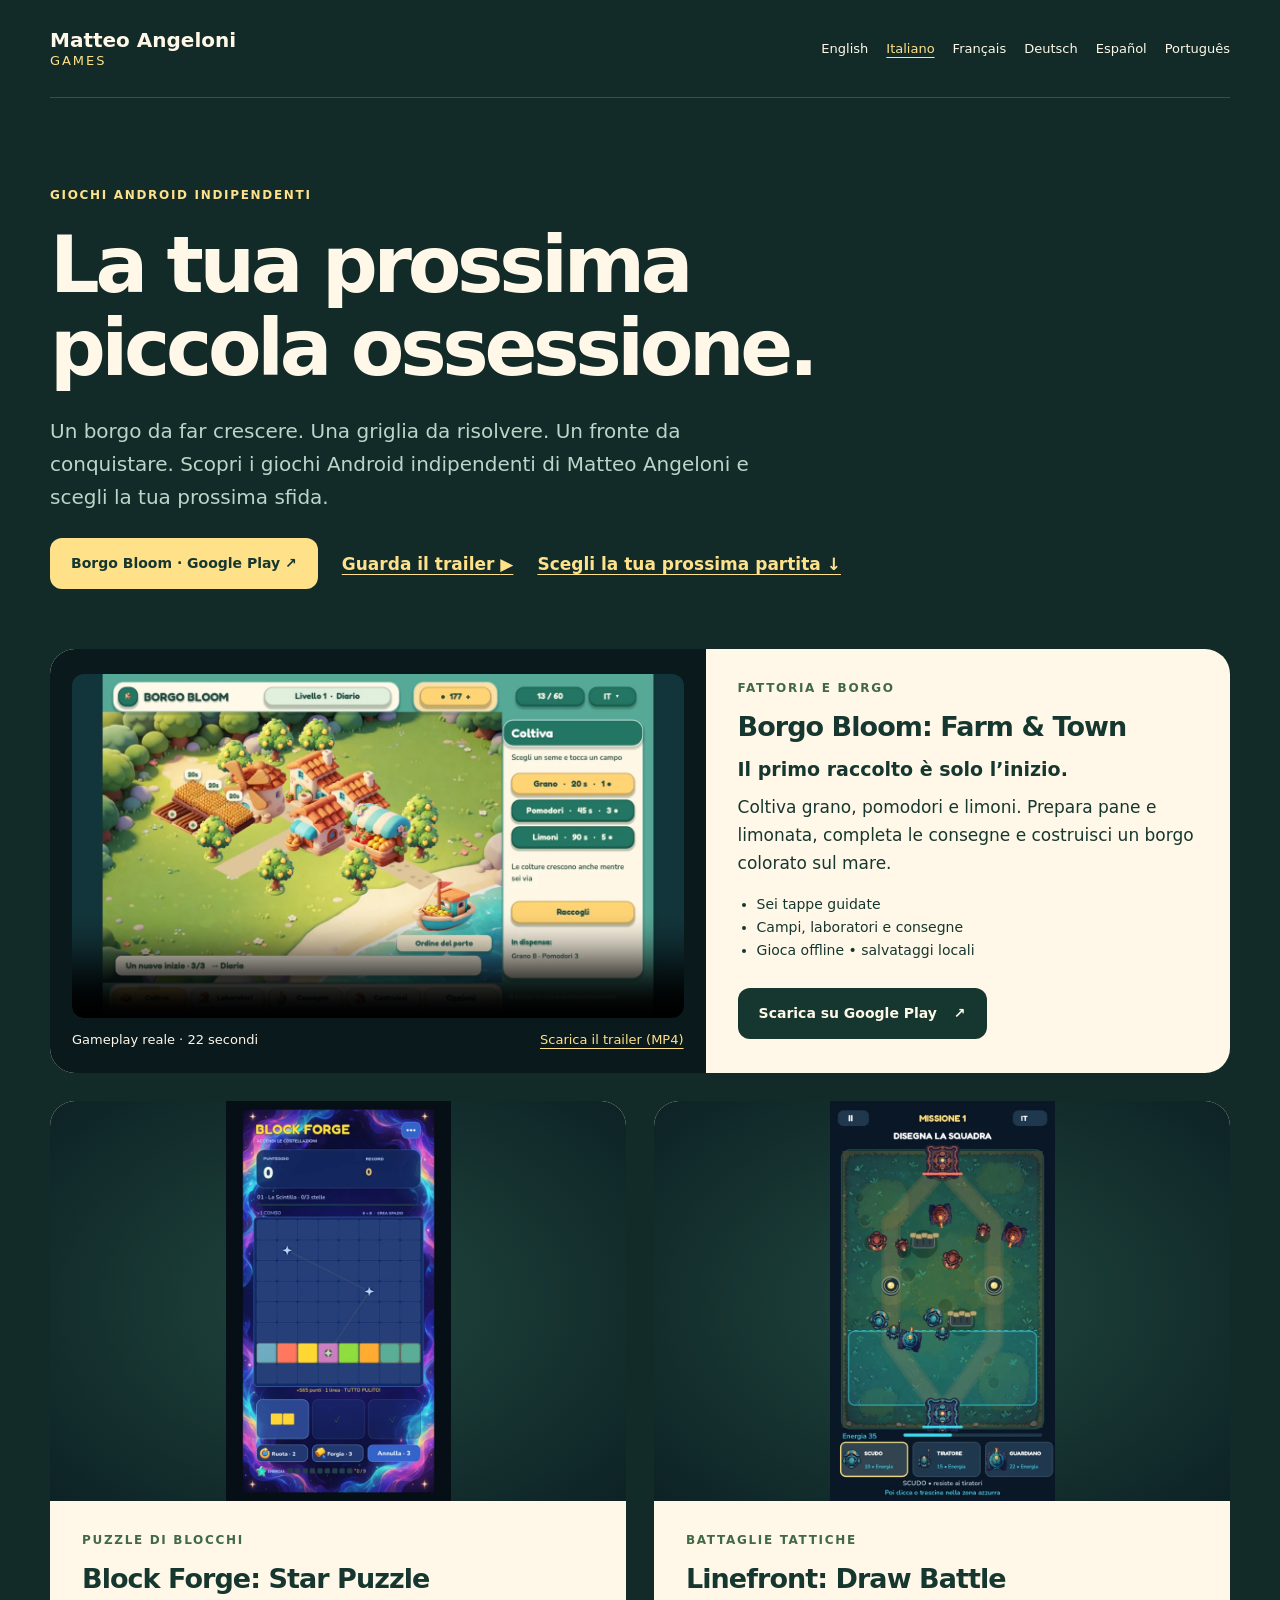
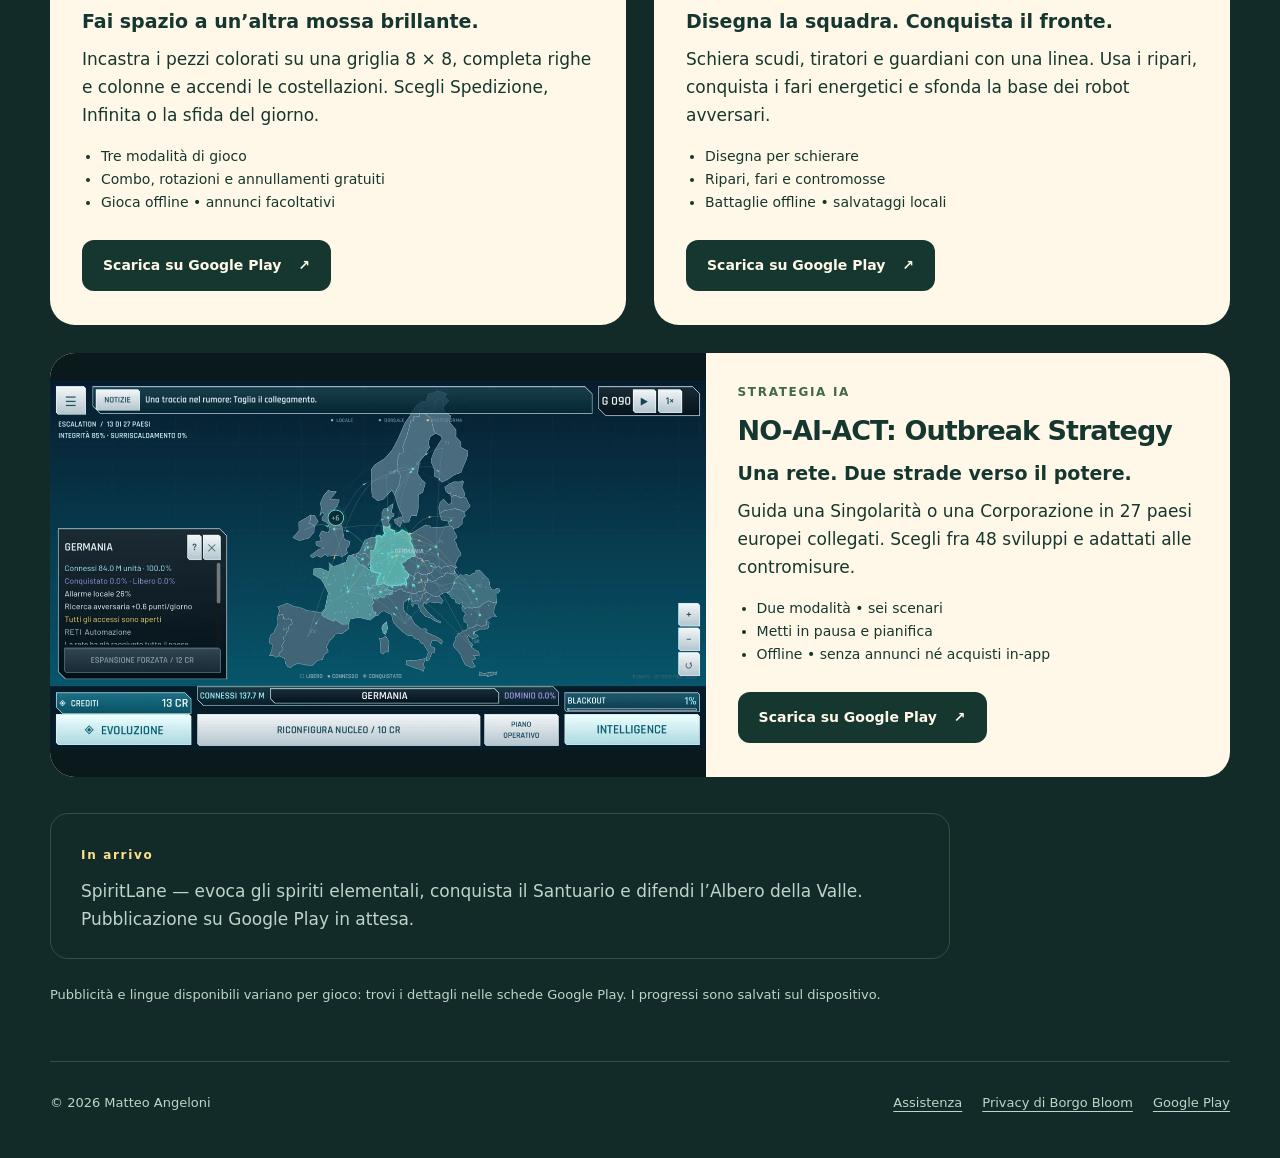
<file: it/index.html>
<!doctype html>
<html lang="it"><head><meta charset="utf-8"><meta name="viewport" content="width=device-width,initial-scale=1"><title>Giochi Android di Matteo Angeloni | Fattoria, puzzle e strategia</title><meta name="description" content="Un borgo da far crescere. Una griglia da risolvere. Un fronte da conquistare. Scopri i giochi Android indipendenti di Matteo Angeloni e scegli la tua prossima sfida."><link rel="canonical" href="https://matteoangeloni-jpeg.github.io/it/"><link rel="alternate" hreflang="en" href="https://matteoangeloni-jpeg.github.io/"><link rel="alternate" hreflang="it" href="https://matteoangeloni-jpeg.github.io/it/"><link rel="alternate" hreflang="fr" href="https://matteoangeloni-jpeg.github.io/fr/"><link rel="alternate" hreflang="de" href="https://matteoangeloni-jpeg.github.io/de/"><link rel="alternate" hreflang="es" href="https://matteoangeloni-jpeg.github.io/es/"><link rel="alternate" hreflang="pt" href="https://matteoangeloni-jpeg.github.io/pt/"><link rel="alternate" hreflang="x-default" href="https://matteoangeloni-jpeg.github.io/"><meta name="theme-color" content="#122b28"><meta property="og:type" content="website"><meta property="og:title" content="Giochi Android di Matteo Angeloni | Fattoria, puzzle e strategia"><meta property="og:description" content="Un borgo da far crescere. Una griglia da risolvere. Un fronte da conquistare. Scopri i giochi Android indipendenti di Matteo Angeloni e scegli la tua prossima sfida."><meta property="og:url" content="https://matteoangeloni-jpeg.github.io/it/"><meta property="og:image" content="https://matteoangeloni-jpeg.github.io/assets/borgo-it.webp"><meta name="twitter:card" content="summary_large_image"><link rel="stylesheet" href="/style.css"><script type="application/ld+json">{"@context": "https://schema.org", "@type": "CollectionPage", "name": "Giochi Android di Matteo Angeloni | Fattoria, puzzle e strategia", "url": "https://matteoangeloni-jpeg.github.io/it/", "inLanguage": "it", "mainEntity": {"@type": "ItemList", "itemListElement": [{"@type": "ListItem", "position": 1, "item": {"@type": "VideoGame", "name": "Borgo Bloom: Farm & Town", "url": "https://play.google.com/store/apps/details?id=eu.borgobloom.game", "description": "Coltiva grano, pomodori e limoni. Prepara pane e limonata, completa le consegne e costruisci un borgo colorato sul mare.", "gamePlatform": "Android", "operatingSystem": "Android", "image": "https://matteoangeloni-jpeg.github.io/assets/borgo-it.webp", "author": {"@type": "Person", "name": "Matteo Angeloni"}}}, {"@type": "ListItem", "position": 2, "item": {"@type": "VideoGame", "name": "Block Forge: Star Puzzle", "url": "https://play.google.com/store/apps/details?id=eu.blockforge.game", "description": "Incastra i pezzi colorati su una griglia 8 × 8, completa righe e colonne e accendi le costellazioni. Scegli Spedizione, Infinita o la sfida del giorno.", "gamePlatform": "Android", "operatingSystem": "Android", "image": "https://matteoangeloni-jpeg.github.io/assets/block-it.webp", "author": {"@type": "Person", "name": "Matteo Angeloni"}}}, {"@type": "ListItem", "position": 3, "item": {"@type": "VideoGame", "name": "Linefront: Draw Battle", "url": "https://play.google.com/store/apps/details?id=eu.linefront.game", "description": "Schiera scudi, tiratori e guardiani con una linea. Usa i ripari, conquista i fari energetici e sfonda la base dei robot avversari.", "gamePlatform": "Android", "operatingSystem": "Android", "image": "https://matteoangeloni-jpeg.github.io/assets/linefront-it.webp", "author": {"@type": "Person", "name": "Matteo Angeloni"}}}, {"@type": "ListItem", "position": 4, "item": {"@type": "VideoGame", "name": "NO-AI-ACT: Outbreak Strategy", "url": "https://play.google.com/store/apps/details?id=eu.noaiact.strategy", "description": "Guida una Singolarità o una Corporazione in 27 paesi europei collegati. Scegli fra 48 sviluppi e adattati alle contromisure.", "gamePlatform": "Android", "operatingSystem": "Android", "image": "https://matteoangeloni-jpeg.github.io/assets/noai-it.webp", "author": {"@type": "Person", "name": "Matteo Angeloni"}}}]}}</script></head>
<body><a class="skip" href="#games">Scegli la tua prossima partita</a><header><a class="brand" href="/it/">Matteo Angeloni<span>Games</span></a><nav aria-label="Languages"><a href="/" lang="en" hreflang="en">English</a><a href="/it/" lang="it" hreflang="it" aria-current="page">Italiano</a><a href="/fr/" lang="fr" hreflang="fr">Français</a><a href="/de/" lang="de" hreflang="de">Deutsch</a><a href="/es/" lang="es" hreflang="es">Español</a><a href="/pt/" lang="pt" hreflang="pt">Português</a></nav></header><main><section class="intro"><p class="eyebrow">GIOCHI ANDROID INDIPENDENTI</p><h1>La tua prossima piccola ossessione.</h1><p>Un borgo da far crescere. Una griglia da risolvere. Un fronte da conquistare. Scopri i giochi Android indipendenti di Matteo Angeloni e scegli la tua prossima sfida.</p><div class="actions"><a class="button" href="https://play.google.com/store/apps/details?id=eu.borgobloom.game&amp;hl=it&amp;utm_source=publisher_site&amp;utm_medium=website&amp;utm_campaign=game_discovery_2026_10_it&amp;referrer=utm_source%3Dpublisher_site%26utm_medium%3Dwebsite%26utm_campaign%3Dgame_discovery_2026_10_it">Borgo Bloom · Google Play ↗</a><a class="text-link" href="#borgo-trailer">Guarda il trailer <span aria-hidden="true">▶</span></a><a class="text-link" href="#games">Scegli la tua prossima partita ↓</a></div></section><section class="games" id="games" aria-label="Scegli la tua prossima partita"><article class="game featured" id="borgo"><figure class="game-media" id="borgo-trailer"><video controls playsinline preload="none" width="1280" height="720" poster="/assets/borgo-it.webp" aria-label="Trailer di Borgo Bloom in italiano" aria-describedby="borgo-trailer-caption"><source src="/assets/Borgo-Bloom-trailer-it.mp4" type="video/mp4"><a href="/assets/Borgo-Bloom-trailer-it.mp4">Apri il video MP4</a></video><figcaption id="borgo-trailer-caption"><span>Gameplay reale · 22 secondi</span><a href="/assets/Borgo-Bloom-trailer-it.mp4" download>Scarica il trailer (MP4)</a></figcaption></figure><div class="game-copy"><p class="eyebrow">FATTORIA E BORGO</p><h2>Borgo Bloom: Farm &amp; Town</h2><h3>Il primo raccolto è solo l’inizio.</h3><p>Coltiva grano, pomodori e limoni. Prepara pane e limonata, completa le consegne e costruisci un borgo colorato sul mare.</p><ul><li>Sei tappe guidate</li><li>Campi, laboratori e consegne</li><li>Gioca offline • salvataggi locali</li></ul><a class="button" href="https://play.google.com/store/apps/details?id=eu.borgobloom.game&amp;hl=it&amp;utm_source=publisher_site&amp;utm_medium=website&amp;utm_campaign=game_discovery_2026_10_it&amp;referrer=utm_source%3Dpublisher_site%26utm_medium%3Dwebsite%26utm_campaign%3Dgame_discovery_2026_10_it">Scarica su Google Play<span aria-hidden="true"> ↗</span><span class="sr-only"> — Borgo Bloom: Farm &amp; Town</span></a></div></article><article class="game " id="block"><div class="game-image portrait"><img src="/assets/block-it.webp" alt="Block Forge: Star Puzzle — puzzle di blocchi" width="540" height="960" loading="lazy"></div><div class="game-copy"><p class="eyebrow">PUZZLE DI BLOCCHI</p><h2>Block Forge: Star Puzzle</h2><h3>Fai spazio a un’altra mossa brillante.</h3><p>Incastra i pezzi colorati su una griglia 8 × 8, completa righe e colonne e accendi le costellazioni. Scegli Spedizione, Infinita o la sfida del giorno.</p><ul><li>Tre modalità di gioco</li><li>Combo, rotazioni e annullamenti gratuiti</li><li>Gioca offline • annunci facoltativi</li></ul><a class="button" href="https://play.google.com/store/apps/details?id=eu.blockforge.game&amp;hl=it&amp;utm_source=publisher_site&amp;utm_medium=website&amp;utm_campaign=game_discovery_2026_10_it&amp;referrer=utm_source%3Dpublisher_site%26utm_medium%3Dwebsite%26utm_campaign%3Dgame_discovery_2026_10_it">Scarica su Google Play<span aria-hidden="true"> ↗</span><span class="sr-only"> — Block Forge: Star Puzzle</span></a></div></article><article class="game " id="linefront"><div class="game-image portrait"><img src="/assets/linefront-it.webp" alt="Linefront: Draw Battle — battaglie tattiche" width="540" height="960" loading="lazy"></div><div class="game-copy"><p class="eyebrow">BATTAGLIE TATTICHE</p><h2>Linefront: Draw Battle</h2><h3>Disegna la squadra. Conquista il fronte.</h3><p>Schiera scudi, tiratori e guardiani con una linea. Usa i ripari, conquista i fari energetici e sfonda la base dei robot avversari.</p><ul><li>Disegna per schierare</li><li>Ripari, fari e contromosse</li><li>Battaglie offline • salvataggi locali</li></ul><a class="button" href="https://play.google.com/store/apps/details?id=eu.linefront.game&amp;hl=it&amp;utm_source=publisher_site&amp;utm_medium=website&amp;utm_campaign=game_discovery_2026_10_it&amp;referrer=utm_source%3Dpublisher_site%26utm_medium%3Dwebsite%26utm_campaign%3Dgame_discovery_2026_10_it">Scarica su Google Play<span aria-hidden="true"> ↗</span><span class="sr-only"> — Linefront: Draw Battle</span></a></div></article><article class="game " id="noai"><div class="game-image "><img src="/assets/noai-it.webp" alt="NO-AI-ACT: Outbreak Strategy — strategia ia" width="1280" height="720" loading="lazy"></div><div class="game-copy"><p class="eyebrow">STRATEGIA IA</p><h2>NO-AI-ACT: Outbreak Strategy</h2><h3>Una rete. Due strade verso il potere.</h3><p>Guida una Singolarità o una Corporazione in 27 paesi europei collegati. Scegli fra 48 sviluppi e adattati alle contromisure.</p><ul><li>Due modalità • sei scenari</li><li>Metti in pausa e pianifica</li><li>Offline • senza annunci né acquisti in-app</li></ul><a class="button" href="https://play.google.com/store/apps/details?id=eu.noaiact.strategy&amp;hl=it&amp;utm_source=publisher_site&amp;utm_medium=website&amp;utm_campaign=game_discovery_2026_10_it&amp;referrer=utm_source%3Dpublisher_site%26utm_medium%3Dwebsite%26utm_campaign%3Dgame_discovery_2026_10_it">Scarica su Google Play<span aria-hidden="true"> ↗</span><span class="sr-only"> — NO-AI-ACT: Outbreak Strategy</span></a></div></article></section><aside class="coming"><span class="eyebrow">In arrivo</span><p>SpiritLane — evoca gli spiriti elementali, conquista il Santuario e difendi l’Albero della Valle. Pubblicazione su Google Play in attesa.</p></aside><p class="note">Pubblicità e lingue disponibili variano per gioco: trovi i dettagli nelle schede Google Play. I progressi sono salvati sul dispositivo.</p></main><footer><p>© 2026 Matteo Angeloni</p><div><a href="mailto:dantes.edmond21@gmail.com">Assistenza</a><a href="https://matteoangeloni-jpeg.github.io/borgo-bloom-privacy/">Privacy di Borgo Bloom</a><a href="https://play.google.com/store/apps/dev?id=7193650695292481101">Google Play</a></div></footer></body></html>
</file>
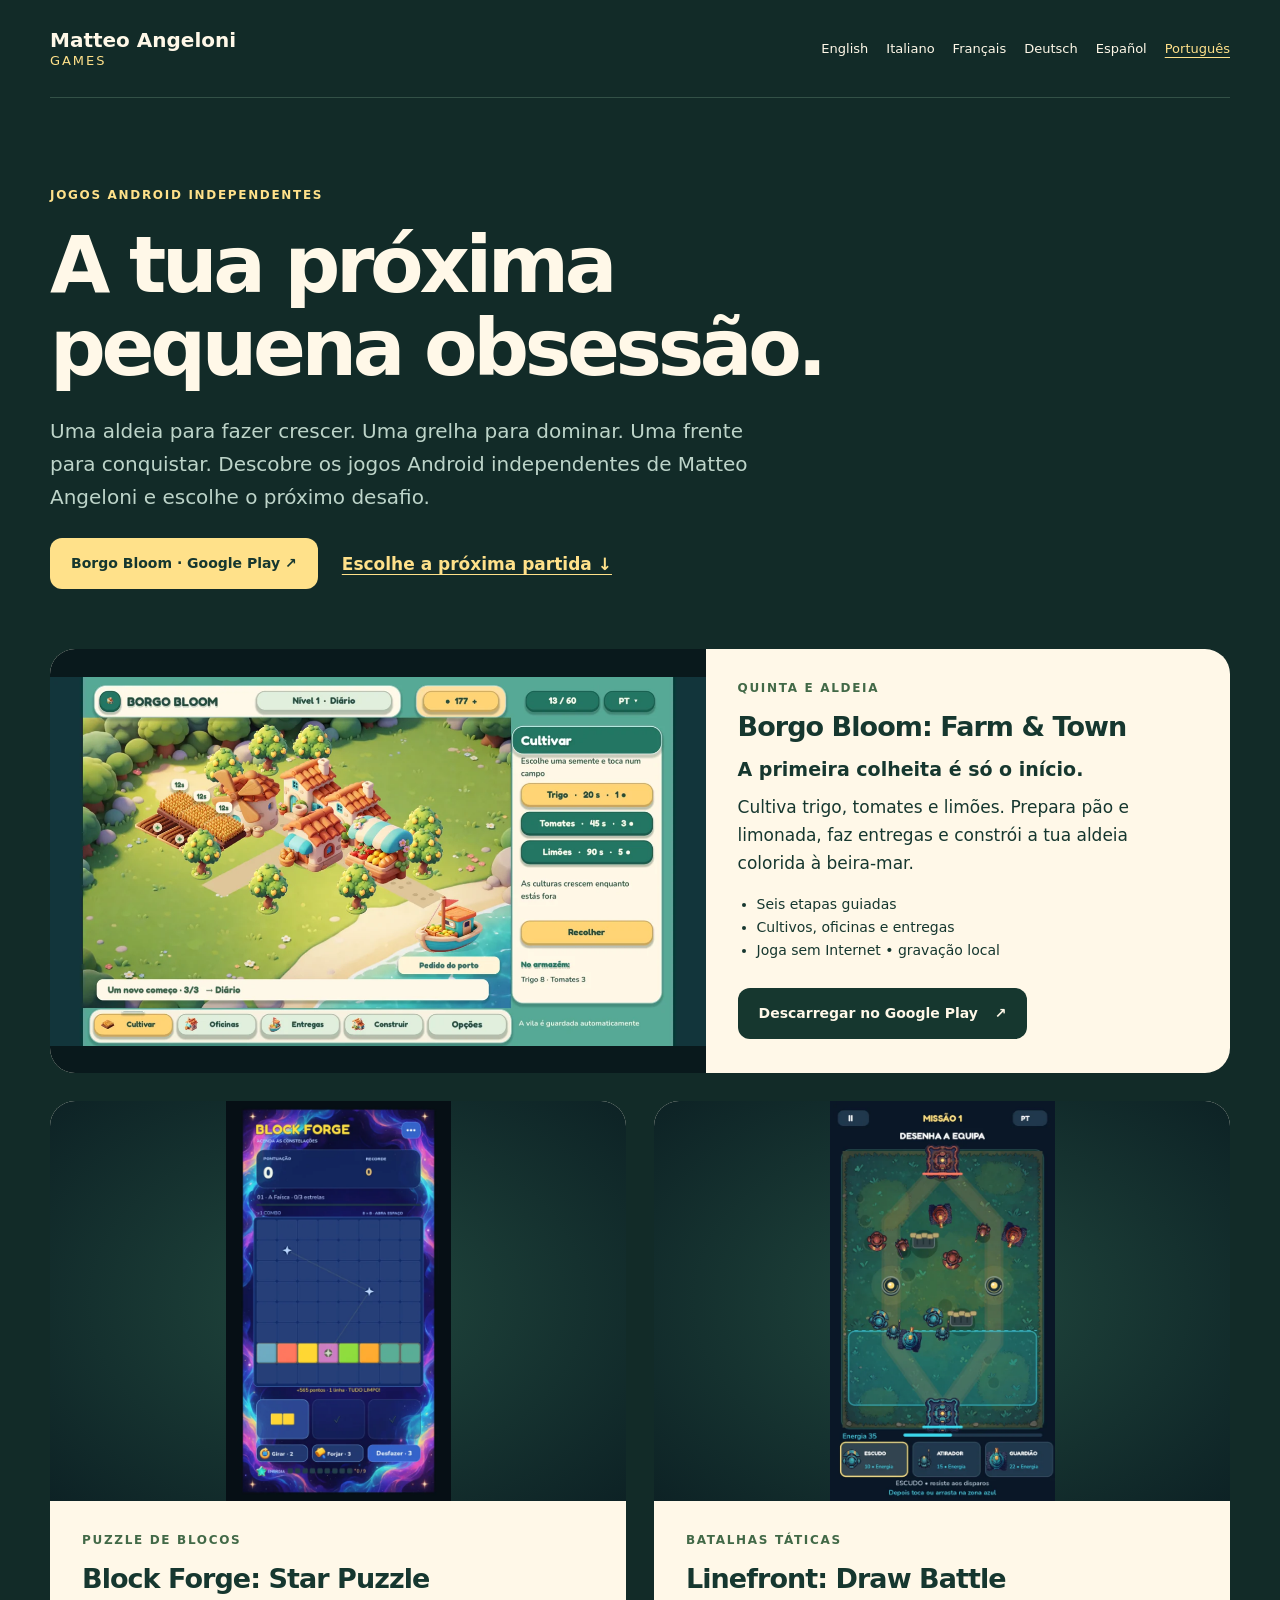
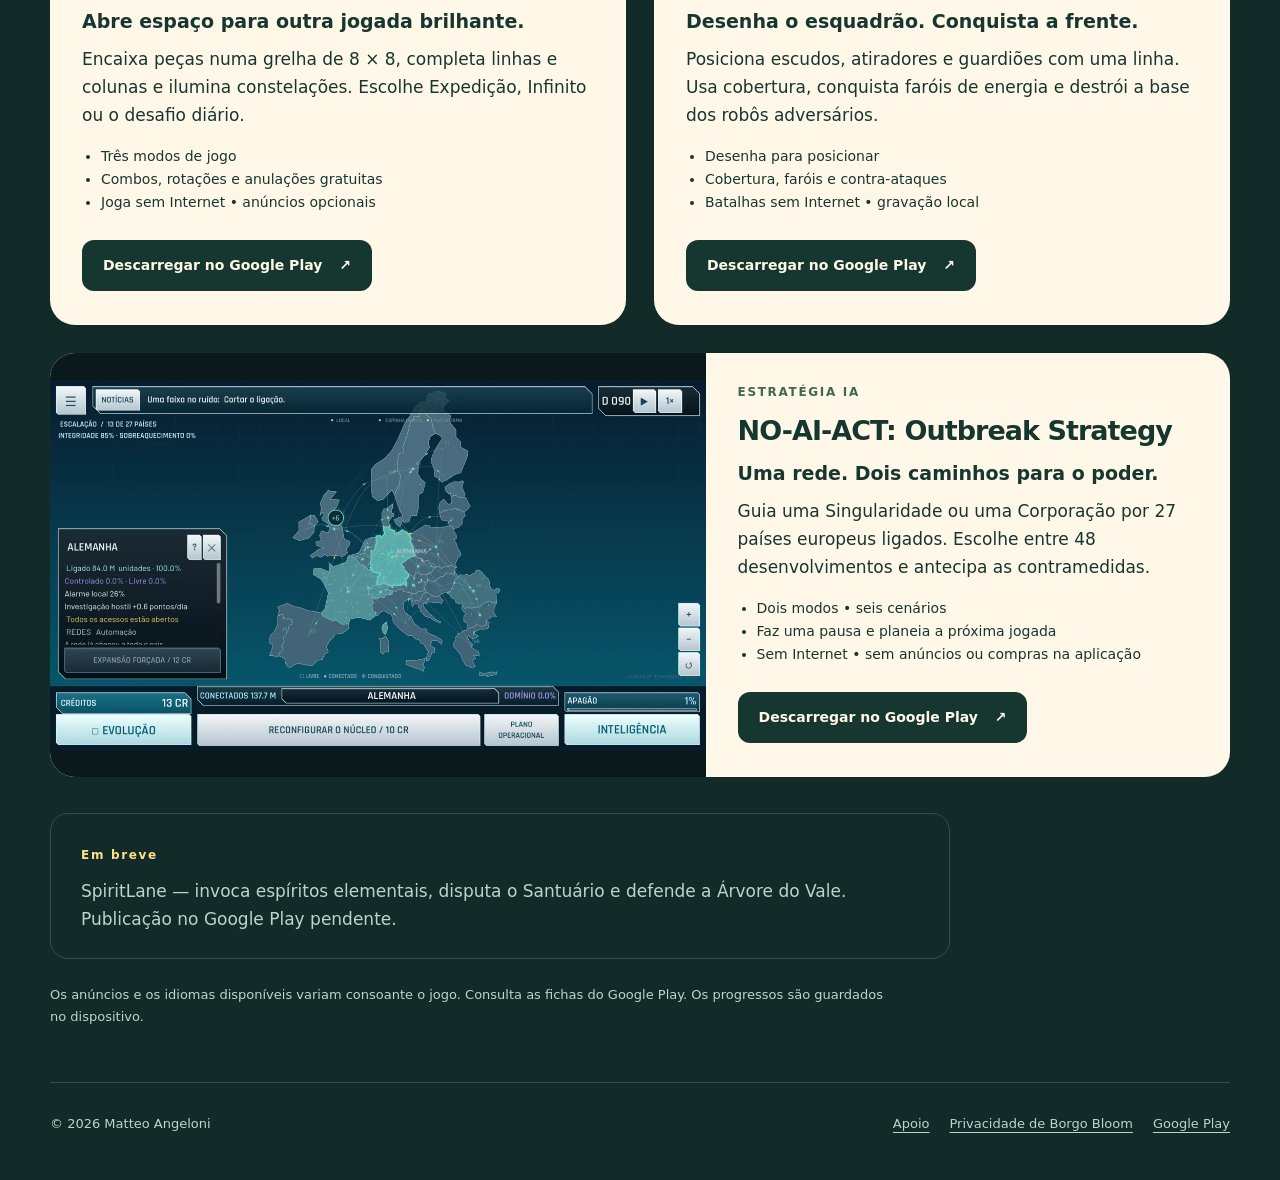
<file: pt/index.html>
<!doctype html>
<html lang="pt"><head><meta charset="utf-8"><meta name="viewport" content="width=device-width,initial-scale=1"><title>Jogos Android de Matteo Angeloni | Quinta, puzzle e estratégia</title><meta name="description" content="Uma aldeia para fazer crescer. Uma grelha para dominar. Uma frente para conquistar. Descobre os jogos Android independentes de Matteo Angeloni e escolhe o próximo desafio."><link rel="canonical" href="https://matteoangeloni-jpeg.github.io/pt/"><link rel="alternate" hreflang="en" href="https://matteoangeloni-jpeg.github.io/"><link rel="alternate" hreflang="it" href="https://matteoangeloni-jpeg.github.io/it/"><link rel="alternate" hreflang="fr" href="https://matteoangeloni-jpeg.github.io/fr/"><link rel="alternate" hreflang="de" href="https://matteoangeloni-jpeg.github.io/de/"><link rel="alternate" hreflang="es" href="https://matteoangeloni-jpeg.github.io/es/"><link rel="alternate" hreflang="pt" href="https://matteoangeloni-jpeg.github.io/pt/"><link rel="alternate" hreflang="x-default" href="https://matteoangeloni-jpeg.github.io/"><meta name="theme-color" content="#122b28"><meta property="og:type" content="website"><meta property="og:title" content="Jogos Android de Matteo Angeloni | Quinta, puzzle e estratégia"><meta property="og:description" content="Uma aldeia para fazer crescer. Uma grelha para dominar. Uma frente para conquistar. Descobre os jogos Android independentes de Matteo Angeloni e escolhe o próximo desafio."><meta property="og:url" content="https://matteoangeloni-jpeg.github.io/pt/"><meta property="og:image" content="https://matteoangeloni-jpeg.github.io/assets/borgo-pt.webp"><meta name="twitter:card" content="summary_large_image"><link rel="stylesheet" href="/style.css"><script type="application/ld+json">{"@context": "https://schema.org", "@type": "CollectionPage", "name": "Jogos Android de Matteo Angeloni | Quinta, puzzle e estratégia", "url": "https://matteoangeloni-jpeg.github.io/pt/", "inLanguage": "pt", "mainEntity": {"@type": "ItemList", "itemListElement": [{"@type": "ListItem", "position": 1, "item": {"@type": "VideoGame", "name": "Borgo Bloom: Farm & Town", "url": "https://play.google.com/store/apps/details?id=eu.borgobloom.game", "description": "Cultiva trigo, tomates e limões. Prepara pão e limonada, faz entregas e constrói a tua aldeia colorida à beira-mar.", "gamePlatform": "Android", "operatingSystem": "Android", "image": "https://matteoangeloni-jpeg.github.io/assets/borgo-pt.webp", "author": {"@type": "Person", "name": "Matteo Angeloni"}}}, {"@type": "ListItem", "position": 2, "item": {"@type": "VideoGame", "name": "Block Forge: Star Puzzle", "url": "https://play.google.com/store/apps/details?id=eu.blockforge.game", "description": "Encaixa peças numa grelha de 8 × 8, completa linhas e colunas e ilumina constelações. Escolhe Expedição, Infinito ou o desafio diário.", "gamePlatform": "Android", "operatingSystem": "Android", "image": "https://matteoangeloni-jpeg.github.io/assets/block-pt.webp", "author": {"@type": "Person", "name": "Matteo Angeloni"}}}, {"@type": "ListItem", "position": 3, "item": {"@type": "VideoGame", "name": "Linefront: Draw Battle", "url": "https://play.google.com/store/apps/details?id=eu.linefront.game", "description": "Posiciona escudos, atiradores e guardiões com uma linha. Usa cobertura, conquista faróis de energia e destrói a base dos robôs adversários.", "gamePlatform": "Android", "operatingSystem": "Android", "image": "https://matteoangeloni-jpeg.github.io/assets/linefront-pt.webp", "author": {"@type": "Person", "name": "Matteo Angeloni"}}}, {"@type": "ListItem", "position": 4, "item": {"@type": "VideoGame", "name": "NO-AI-ACT: Outbreak Strategy", "url": "https://play.google.com/store/apps/details?id=eu.noaiact.strategy", "description": "Guia uma Singularidade ou uma Corporação por 27 países europeus ligados. Escolhe entre 48 desenvolvimentos e antecipa as contramedidas.", "gamePlatform": "Android", "operatingSystem": "Android", "image": "https://matteoangeloni-jpeg.github.io/assets/noai-pt.webp", "author": {"@type": "Person", "name": "Matteo Angeloni"}}}]}}</script></head>
<body><a class="skip" href="#games">Escolhe a próxima partida</a><header><a class="brand" href="/pt/">Matteo Angeloni<span>Games</span></a><nav aria-label="Languages"><a href="/" lang="en" hreflang="en">English</a><a href="/it/" lang="it" hreflang="it">Italiano</a><a href="/fr/" lang="fr" hreflang="fr">Français</a><a href="/de/" lang="de" hreflang="de">Deutsch</a><a href="/es/" lang="es" hreflang="es">Español</a><a href="/pt/" lang="pt" hreflang="pt" aria-current="page">Português</a></nav></header><main><section class="intro"><p class="eyebrow">JOGOS ANDROID INDEPENDENTES</p><h1>A tua próxima pequena obsessão.</h1><p>Uma aldeia para fazer crescer. Uma grelha para dominar. Uma frente para conquistar. Descobre os jogos Android independentes de Matteo Angeloni e escolhe o próximo desafio.</p><div class="actions"><a class="button" href="https://play.google.com/store/apps/details?id=eu.borgobloom.game&amp;hl=pt&amp;utm_source=publisher_site&amp;utm_medium=website&amp;utm_campaign=game_discovery_2026_10_pt&amp;referrer=utm_source%3Dpublisher_site%26utm_medium%3Dwebsite%26utm_campaign%3Dgame_discovery_2026_10_pt">Borgo Bloom · Google Play ↗</a><a class="text-link" href="#games">Escolhe a próxima partida ↓</a></div></section><section class="games" id="games" aria-label="Escolhe a próxima partida"><article class="game featured" id="borgo"><div class="game-image "><img src="/assets/borgo-pt.webp" alt="Borgo Bloom: Farm &amp; Town — quinta e aldeia" width="1280" height="720" fetchpriority="high"></div><div class="game-copy"><p class="eyebrow">QUINTA E ALDEIA</p><h2>Borgo Bloom: Farm &amp; Town</h2><h3>A primeira colheita é só o início.</h3><p>Cultiva trigo, tomates e limões. Prepara pão e limonada, faz entregas e constrói a tua aldeia colorida à beira-mar.</p><ul><li>Seis etapas guiadas</li><li>Cultivos, oficinas e entregas</li><li>Joga sem Internet • gravação local</li></ul><a class="button" href="https://play.google.com/store/apps/details?id=eu.borgobloom.game&amp;hl=pt&amp;utm_source=publisher_site&amp;utm_medium=website&amp;utm_campaign=game_discovery_2026_10_pt&amp;referrer=utm_source%3Dpublisher_site%26utm_medium%3Dwebsite%26utm_campaign%3Dgame_discovery_2026_10_pt">Descarregar no Google Play<span aria-hidden="true"> ↗</span><span class="sr-only"> — Borgo Bloom: Farm &amp; Town</span></a></div></article><article class="game " id="block"><div class="game-image portrait"><img src="/assets/block-pt.webp" alt="Block Forge: Star Puzzle — puzzle de blocos" width="540" height="960" loading="lazy"></div><div class="game-copy"><p class="eyebrow">PUZZLE DE BLOCOS</p><h2>Block Forge: Star Puzzle</h2><h3>Abre espaço para outra jogada brilhante.</h3><p>Encaixa peças numa grelha de 8 × 8, completa linhas e colunas e ilumina constelações. Escolhe Expedição, Infinito ou o desafio diário.</p><ul><li>Três modos de jogo</li><li>Combos, rotações e anulações gratuitas</li><li>Joga sem Internet • anúncios opcionais</li></ul><a class="button" href="https://play.google.com/store/apps/details?id=eu.blockforge.game&amp;hl=pt&amp;utm_source=publisher_site&amp;utm_medium=website&amp;utm_campaign=game_discovery_2026_10_pt&amp;referrer=utm_source%3Dpublisher_site%26utm_medium%3Dwebsite%26utm_campaign%3Dgame_discovery_2026_10_pt">Descarregar no Google Play<span aria-hidden="true"> ↗</span><span class="sr-only"> — Block Forge: Star Puzzle</span></a></div></article><article class="game " id="linefront"><div class="game-image portrait"><img src="/assets/linefront-pt.webp" alt="Linefront: Draw Battle — batalhas táticas" width="540" height="960" loading="lazy"></div><div class="game-copy"><p class="eyebrow">BATALHAS TÁTICAS</p><h2>Linefront: Draw Battle</h2><h3>Desenha o esquadrão. Conquista a frente.</h3><p>Posiciona escudos, atiradores e guardiões com uma linha. Usa cobertura, conquista faróis de energia e destrói a base dos robôs adversários.</p><ul><li>Desenha para posicionar</li><li>Cobertura, faróis e contra-ataques</li><li>Batalhas sem Internet • gravação local</li></ul><a class="button" href="https://play.google.com/store/apps/details?id=eu.linefront.game&amp;hl=pt&amp;utm_source=publisher_site&amp;utm_medium=website&amp;utm_campaign=game_discovery_2026_10_pt&amp;referrer=utm_source%3Dpublisher_site%26utm_medium%3Dwebsite%26utm_campaign%3Dgame_discovery_2026_10_pt">Descarregar no Google Play<span aria-hidden="true"> ↗</span><span class="sr-only"> — Linefront: Draw Battle</span></a></div></article><article class="game " id="noai"><div class="game-image "><img src="/assets/noai-pt.webp" alt="NO-AI-ACT: Outbreak Strategy — estratégia ia" width="1280" height="720" loading="lazy"></div><div class="game-copy"><p class="eyebrow">ESTRATÉGIA IA</p><h2>NO-AI-ACT: Outbreak Strategy</h2><h3>Uma rede. Dois caminhos para o poder.</h3><p>Guia uma Singularidade ou uma Corporação por 27 países europeus ligados. Escolhe entre 48 desenvolvimentos e antecipa as contramedidas.</p><ul><li>Dois modos • seis cenários</li><li>Faz uma pausa e planeia a próxima jogada</li><li>Sem Internet • sem anúncios ou compras na aplicação</li></ul><a class="button" href="https://play.google.com/store/apps/details?id=eu.noaiact.strategy&amp;hl=pt&amp;utm_source=publisher_site&amp;utm_medium=website&amp;utm_campaign=game_discovery_2026_10_pt&amp;referrer=utm_source%3Dpublisher_site%26utm_medium%3Dwebsite%26utm_campaign%3Dgame_discovery_2026_10_pt">Descarregar no Google Play<span aria-hidden="true"> ↗</span><span class="sr-only"> — NO-AI-ACT: Outbreak Strategy</span></a></div></article></section><aside class="coming"><span class="eyebrow">Em breve</span><p>SpiritLane — invoca espíritos elementais, disputa o Santuário e defende a Árvore do Vale. Publicação no Google Play pendente.</p></aside><p class="note">Os anúncios e os idiomas disponíveis variam consoante o jogo. Consulta as fichas do Google Play. Os progressos são guardados no dispositivo.</p></main><footer><p>© 2026 Matteo Angeloni</p><div><a href="mailto:dantes.edmond21@gmail.com">Apoio</a><a href="https://matteoangeloni-jpeg.github.io/borgo-bloom-privacy/">Privacidade de Borgo Bloom</a><a href="https://play.google.com/store/apps/dev?id=7193650695292481101">Google Play</a></div></footer></body></html>
</file>
<file: style.css>
:root{color-scheme:dark;--bg:#122b28;--paper:#fff8e8;--muted:#bdd4c9;--ink:#16372f;--gold:#ffe18a;--border:#335147}*{box-sizing:border-box}html{scroll-behavior:smooth}body{margin:0;background:var(--bg);color:var(--paper);font:17px/1.65 system-ui,-apple-system,BlinkMacSystemFont,"Segoe UI",sans-serif}a{color:inherit;text-underline-offset:4px}a:focus-visible{outline:3px solid var(--gold);outline-offset:5px}header,main,footer{width:min(1180px,calc(100% - 48px));margin:auto}header{display:flex;align-items:center;justify-content:space-between;gap:24px;padding:28px 0;border-bottom:1px solid var(--border)}.brand{font-size:20px;font-weight:800;text-decoration:none;line-height:1.25}.brand span{display:block;color:var(--gold);font-weight:500;font-size:13px;letter-spacing:.15em;text-transform:uppercase}nav{display:flex;flex-wrap:wrap;gap:8px 18px;font-size:13px}nav a{text-decoration:none;padding:7px 0}nav a[aria-current]{color:var(--gold);text-decoration:underline}.intro{padding:76px 0 60px;max-width:850px}.eyebrow{font-size:12px;letter-spacing:.14em;font-weight:800;color:var(--gold)}h1{font-size:clamp(42px,6.3vw,78px);line-height:1.06;letter-spacing:-.055em;margin:18px 0 26px;max-width:850px}.intro>p:not(.eyebrow){color:var(--muted);font-size:20px;max-width:720px}.text-link{display:inline-block;margin-top:12px;font-weight:700;color:var(--gold)}.games{display:grid;grid-template-columns:1fr 1fr;gap:28px}.game{background:var(--paper);color:var(--ink);border-radius:25px;overflow:hidden;display:flex;flex-direction:column}.game.featured{grid-column:1/-1;display:grid;grid-template-columns:1.25fr 1fr}.game-image{background:#09191c;display:flex;align-items:center;justify-content:center;overflow:hidden;min-height:220px}.game-image img{display:block;width:100%;height:auto}.game-image.portrait{height:400px;background:radial-gradient(ellipse at center,#21483e,#0d2225)}.game-image.portrait img{width:auto;height:100%;max-width:100%;object-fit:contain}.featured .game-image{min-height:410px}.featured .game-image img{object-fit:contain}.game-copy{padding:30px 32px 34px;display:flex;flex-direction:column;align-items:flex-start;flex:1}.game-copy .eyebrow{color:#426947;margin:0 0 12px}.game h2{font-size:27px;line-height:1.15;letter-spacing:-.035em;margin:0 0 14px}.game h3{font-size:19px;line-height:1.4;margin:0 0 10px}.game p{margin:0 0 16px}.game ul{padding-left:19px;font-size:14px;margin:0 0 26px}.button{display:inline-block;background:var(--ink);color:var(--paper);text-decoration:none;font-size:14px;font-weight:750;padding:14px 21px;border-radius:12px;margin-top:auto;min-height:48px}.button:hover{background:#2e624d}.button span[aria-hidden]{margin-left:12px}.coming{margin:36px 0 18px;padding:25px 30px;border:1px solid var(--border);border-radius:18px;max-width:900px}.coming p{margin:10px 0 0;color:var(--muted)}.note{max-width:850px;color:var(--muted);font-size:13px;margin:25px 0 55px}footer{padding:30px 0 45px;border-top:1px solid var(--border);display:flex;justify-content:space-between;align-items:center;gap:20px;font-size:13px;color:var(--muted)}footer div{display:flex;flex-wrap:wrap;gap:20px}footer p{margin:0}.sr-only{position:absolute;width:1px;height:1px;padding:0;margin:-1px;overflow:hidden;clip:rect(0,0,0,0);white-space:nowrap;border:0}.skip{position:absolute;left:16px;top:-100px;background:var(--gold);color:var(--ink);padding:12px 20px;z-index:5}.skip:focus{top:12px}@media(max-width:900px){header,main,footer{width:calc(100% - 32px)}header{align-items:flex-start;flex-direction:column;gap:18px;padding:22px 0}.intro{padding:44px 0 38px}.intro>p:not(.eyebrow){font-size:17px}.games{grid-template-columns:1fr;gap:22px}.game.featured{display:flex;grid-column:auto}.featured .game-image{min-height:0}.game-copy{padding:25px}.game h2{font-size:26px}.coming{padding:22px}footer{align-items:flex-start;flex-direction:column}nav{gap:4px 16px}.game-image.portrait{height:360px}}@media(prefers-reduced-motion:reduce){html{scroll-behavior:auto}}
.game:last-child{grid-column:1/-1;display:grid;grid-template-columns:1.25fr 1fr}.actions{display:flex;gap:24px;align-items:center;flex-wrap:wrap;margin-top:24px}.actions .button{background:var(--gold);color:var(--ink);margin:0}.actions .text-link{margin:0}@media(max-width:900px){.game:last-child{display:flex;grid-column:auto}}

@media(max-width:480px){.intro{padding:26px 0 30px}h1{font-size:36px;letter-spacing:-.045em}.intro>p:not(.eyebrow){font-size:16px}header{gap:12px}nav{font-size:12px}.actions{gap:16px}.game-copy{padding:22px}}
/* Self-hosted Borgo Bloom trailers; playback starts only on user request. */
.game-media{margin:0;min-width:0;padding:22px;background:#09191c;color:var(--paper);display:flex;flex-direction:column;justify-content:center;gap:12px}
.game-media video{display:block;width:100%;height:auto;aspect-ratio:16/9;background:#09191c;border-radius:12px}
.game-media figcaption{display:flex;justify-content:space-between;flex-wrap:wrap;gap:8px;font-size:13px;line-height:1.5}
.game-media a{color:var(--gold)}
.game-media video:focus-visible{outline:3px solid var(--gold);outline-offset:5px}
@media(max-width:480px){.game-media{padding:16px}}
</file>
